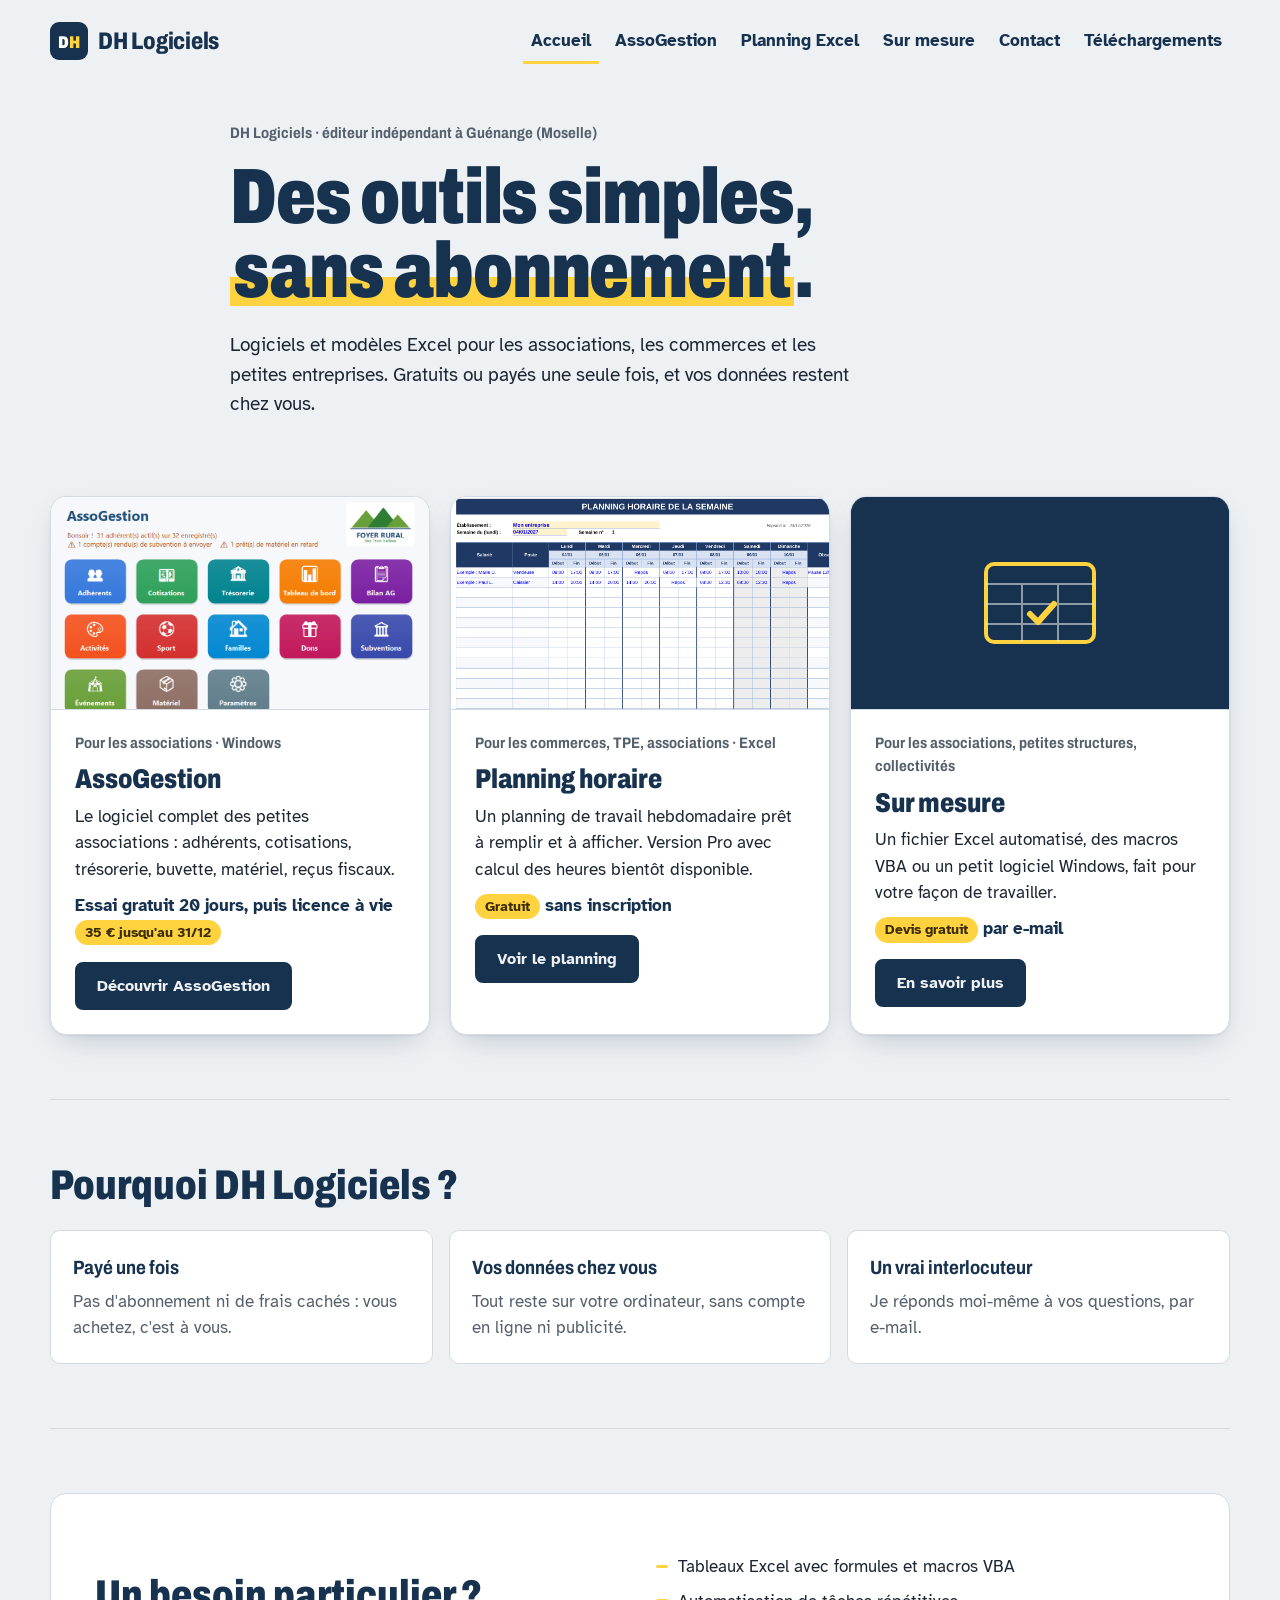
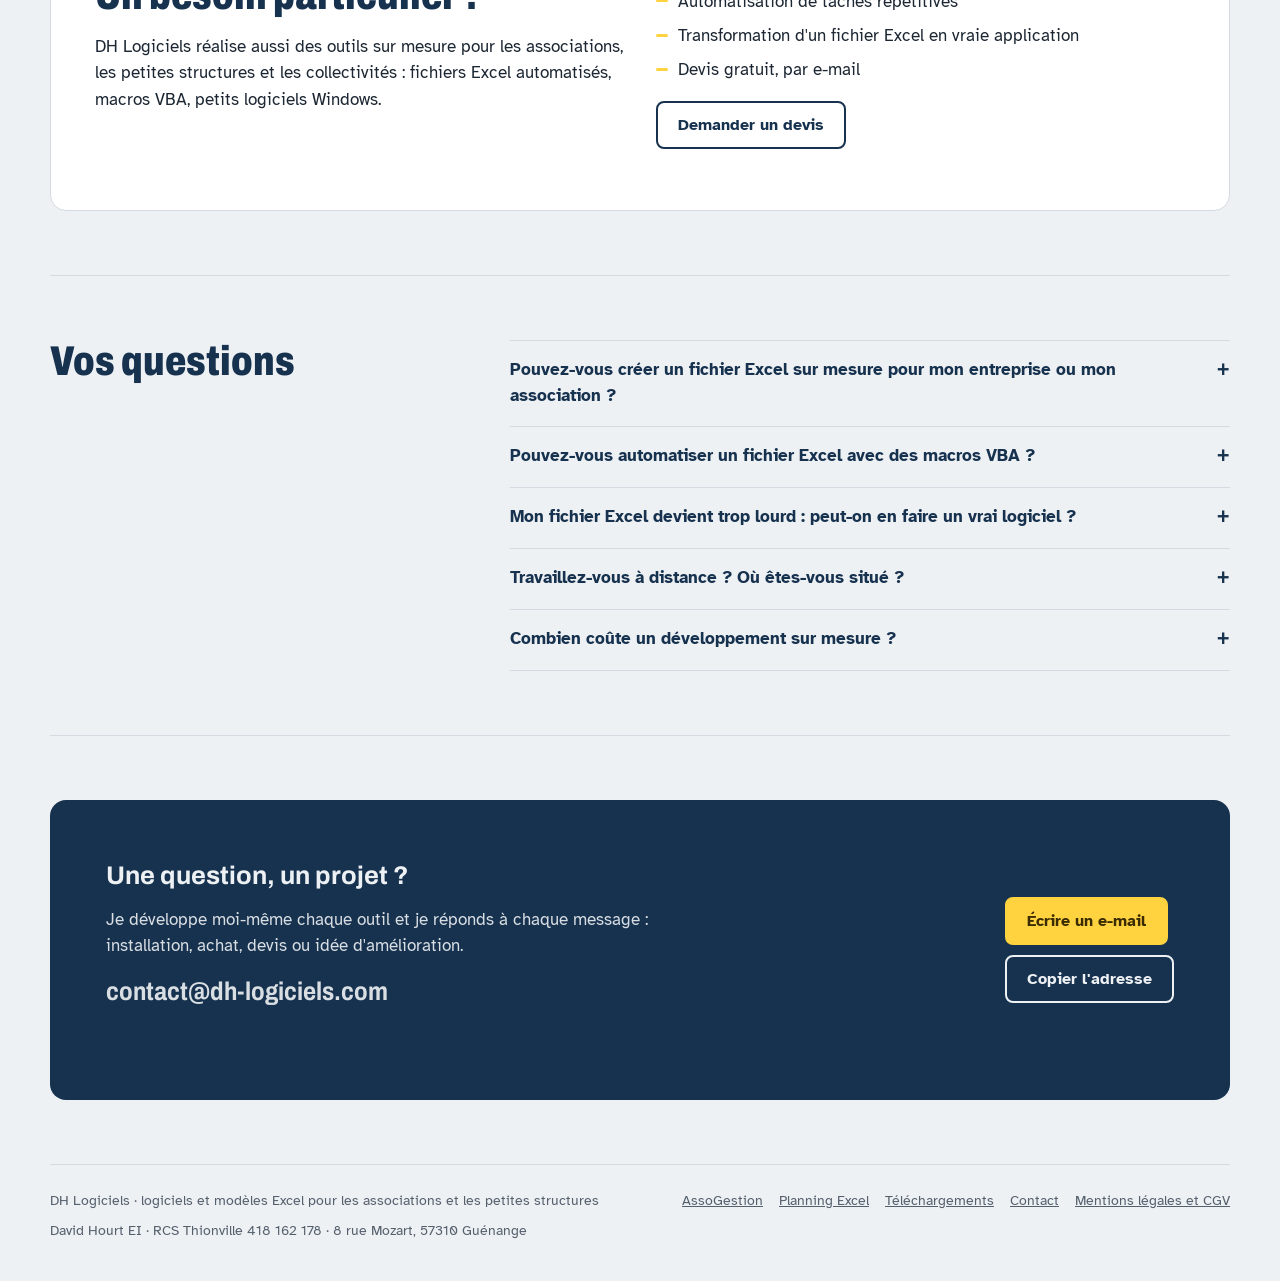
<file: index.html>
<!DOCTYPE html>
<html lang="fr">
<head>
<meta charset="utf-8">
<meta name="viewport" content="width=device-width, initial-scale=1">
<title>DH Logiciels – logiciels et modèles Excel pour associations et petites entreprises</title>
<meta name="description" content="DH Logiciels, petit éditeur en Moselle : AssoGestion, le logiciel des associations payé une fois ; un planning horaire Excel gratuit ; des fichiers Excel et logiciels sur mesure.">
<link rel="canonical" href="https://dh-logiciels.com/">
<meta name="msvalidate.01" content="29899C93CCDA15E04D932643A94BF3EC">
<meta property="og:type" content="website">
<meta property="og:title" content="DH Logiciels – logiciels et modèles Excel pour associations et petites entreprises">
<meta property="og:description" content="DH Logiciels, petit éditeur en Moselle : AssoGestion, le logiciel des associations payé une fois ; un planning horaire Excel gratuit ; des fichiers Excel et logiciels sur mesure.">
<meta property="og:url" content="https://dh-logiciels.com/">
<meta property="og:image" content="https://dh-logiciels.com/img/og-accueil.png">
<meta property="og:image:width" content="1200">
<meta property="og:image:height" content="630">
<meta property="og:locale" content="fr_FR">
<meta property="og:site_name" content="DH Logiciels">
<meta name="twitter:card" content="summary_large_image">
<link rel="icon" href="/favicon.svg" type="image/svg+xml">
<link rel="icon" href="/img/icone-32.png" sizes="32x32" type="image/png">
<link rel="apple-touch-icon" href="/img/icone-180.png">
<meta name="theme-color" content="#17324f">
<script type="application/ld+json">
{
 "@context": "https://schema.org",
 "@graph": [
  {
   "@type": "Organization",
   "@id": "https://dh-logiciels.com/#organisation",
   "name": "DH Logiciels",
   "url": "https://dh-logiciels.com/",
   "logo": "https://dh-logiciels.com/img/icone-512.png",
   "email": "contact@dh-logiciels.com",
   "founder": {
    "@type": "Person",
    "name": "David Hourt"
   },
   "address": {
    "@type": "PostalAddress",
    "streetAddress": "8 rue Mozart",
    "postalCode": "57310",
    "addressLocality": "Guénange",
    "addressCountry": "FR"
   }
  },
  {
   "@type": "WebSite",
   "@id": "https://dh-logiciels.com/#site",
   "url": "https://dh-logiciels.com/",
   "name": "DH Logiciels",
   "inLanguage": "fr-FR",
   "publisher": {
    "@id": "https://dh-logiciels.com/#organisation"
   }
  }
 ]
}
</script>
<link rel="preconnect" href="https://fonts.googleapis.com">
<link rel="preconnect" href="https://fonts.gstatic.com" crossorigin>
<link href="https://fonts.googleapis.com/css2?family=Archivo:wdth,wght@75..100,500..900&family=Atkinson+Hyperlegible:ital,wght@0,400;0,700;1,400&display=swap" rel="stylesheet">
<link rel="stylesheet" href="/style.css">
<!-- Mesure d'audience Metricool (visites et provenance) -->
<script>
(function () {
  var s = document.createElement("script");
  s.src = "https://tracker.metricool.com/resources/be.js";
  s.async = true;
  s.onload = function () { if (window.beTracker) beTracker.t({ hash: "bbc43b5a9df070d1d9c0f58cc2f960aa" }); };
  document.head.appendChild(s);
})();
</script>
</head>
<body>
<header class="cadre entete">
  <a class="marque" href="/" aria-label="DH Logiciels, accueil">
    <svg width="38" height="38" viewBox="0 0 38 38" aria-hidden="true"><rect width="38" height="38" rx="9" fill="#17324f"/><text x="19" y="25.5" text-anchor="middle" font-family="Archivo, Arial Narrow, sans-serif" font-weight="900" font-size="17" fill="#fff">D<tspan fill="#ffd23f">H</tspan></text></svg>
    DH Logiciels
  </a>
  <nav aria-label="Menu">
    <a class="lien" href="/" aria-current="page">Accueil</a>
    <a class="lien" href="/assogestion/">AssoGestion</a>
    <a class="lien" href="/planning-horaire-gratuit/">Planning Excel</a>
    <a class="lien" href="/#sur-mesure">Sur mesure</a>
    <a class="lien" href="/#contact">Contact</a>
    <a class="lien" href="/telechargements/">Téléchargements</a>
  </nav>
</header>

<main id="haut">
  <section class="cadre accueil-ouverture">
    <p class="surtitre">DH Logiciels · éditeur indépendant à Guénange (Moselle)</p>
    <h1>Des outils simples, <mark>sans abonnement</mark>.</h1>
    <p class="chapeau">Logiciels et modèles Excel pour les associations, les commerces et les petites entreprises. Gratuits ou payés une seule fois, et vos données restent chez vous.</p>
  </section>

  <section class="cadre offres" aria-label="Ce que je propose">
    <article class="offre-carte">
      <div class="visuel"><img src="/img/accueil.png" width="982" height="585" alt="Écran d'accueil d'AssoGestion avec ses modules."></div>
      <div class="contenu">
        <span class="pour">Pour les associations · Windows</span>
        <h2>AssoGestion</h2>
        <p>Le logiciel complet des petites associations : adhérents, cotisations, trésorerie, buvette, matériel, reçus fiscaux.</p>
        <p class="prix-ligne">Essai gratuit 20 jours, puis licence à vie <span class="pastille" id="prix-asso">35 € jusqu'au 31/12</span></p>
        <div class="bas">
          <a class="bouton plein" href="/assogestion/">Découvrir AssoGestion</a>
        </div>
      </div>
    </article>
    <article class="offre-carte">
      <div class="visuel"><img src="/img/planning-gratuit.png" width="1561" height="800" alt="Aperçu du planning horaire hebdomadaire Excel."></div>
      <div class="contenu">
        <span class="pour">Pour les commerces, TPE, associations · Excel</span>
        <h2>Planning horaire</h2>
        <p>Un planning de travail hebdomadaire prêt à remplir et à afficher. Version Pro avec calcul des heures bientôt disponible.</p>
        <p class="prix-ligne"><span class="pastille">Gratuit</span> sans inscription</p>
        <div class="bas">
          <a class="bouton plein" href="/planning-horaire-gratuit/">Voir le planning</a>
        </div>
      </div>
    </article>
    <article class="offre-carte">
      <div class="visuel icone"><svg width="120" height="90" viewBox="0 0 120 90" aria-hidden="true"><rect x="6" y="6" width="108" height="78" rx="8" fill="none" stroke="#ffd23f" stroke-width="4"/><path d="M6 26h108M42 26v58M78 26v58M6 46h108M6 66h108" stroke="#eef1f4" stroke-width="2" opacity=".55"/><path d="M50 56l8 8 16-18" fill="none" stroke="#ffd23f" stroke-width="6" stroke-linecap="round" stroke-linejoin="round"/></svg></div>
      <div class="contenu">
        <span class="pour">Pour les associations, petites structures, collectivités</span>
        <h2>Sur mesure</h2>
        <p>Un fichier Excel automatisé, des macros VBA ou un petit logiciel Windows, fait pour votre façon de travailler.</p>
        <p class="prix-ligne"><span class="pastille">Devis gratuit</span> par e-mail</p>
        <div class="bas">
          <a class="bouton plein" href="#sur-mesure">En savoir plus</a>
        </div>
      </div>
    </article>
  </section>

  <section class="cadre bloc" aria-labelledby="titre-pourquoi">
    <h2 class="section-titre" id="titre-pourquoi">Pourquoi DH Logiciels ?</h2>
    <div class="atouts">
      <div class="atout"><b>Payé une fois</b><span>Pas d'abonnement ni de frais cachés : vous achetez, c'est à vous.</span></div>
      <div class="atout"><b>Vos données chez vous</b><span>Tout reste sur votre ordinateur, sans compte en ligne ni publicité.</span></div>
      <div class="atout"><b>Un vrai interlocuteur</b><span>Je réponds moi-même à vos questions, par e-mail.</span></div>
    </div>
  </section>

<section class="cadre bloc" id="sur-mesure" aria-labelledby="titre-mesure">
    <div class="mesure">
      <div>
        <h2 class="section-titre" id="titre-mesure">Un besoin particulier ?</h2>
        <p>DH Logiciels réalise aussi des outils sur mesure pour les associations, les petites structures et les collectivités : fichiers Excel automatisés, macros VBA, petits logiciels Windows.</p>
      </div>
      <div>
        <ul class="puces">
          <li>Tableaux Excel avec formules et macros VBA</li>
          <li>Automatisation de tâches répétitives</li>
          <li>Transformation d'un fichier Excel en vraie application</li>
          <li>Devis gratuit, par e-mail</li>
        </ul>
        <p><a class="bouton" href="mailto:contact@dh-logiciels.com?subject=Demande%20de%20devis">Demander un devis</a></p>
      </div>
    </div>
  </section>

  <section class="cadre bloc deux" aria-labelledby="titre-questions">
    <h2 class="section-titre" id="titre-questions">Vos questions</h2>
    <div>
      <details>
        <summary>Pouvez-vous créer un fichier Excel sur mesure pour mon entreprise ou mon association ?</summary>
        <p>Oui. Décrivez-moi votre besoin par e-mail (ce que vous faites aujourd'hui, ce qui vous prend du temps) : je vous propose une solution et un devis gratuit. Je crée des tableaux Excel avec formules, listes déroulantes, mises en forme automatiques, tableaux de bord et impressions prêtes à l'emploi.</p>
      </details>
      <details>
        <summary>Pouvez-vous automatiser un fichier Excel avec des macros VBA ?</summary>
        <p>Oui : boutons qui remplissent ou trient les données, import et export de fichiers, création automatique de documents ou de factures, envoi d'e-mails… Une tâche répétitive de plusieurs heures peut souvent se faire en un clic.</p>
      </details>
      <details>
        <summary>Mon fichier Excel devient trop lourd : peut-on en faire un vrai logiciel ?</summary>
        <p>Oui. Quand un fichier Excel est partagé entre plusieurs personnes, devient lent ou fragile, je peux le transformer en petit logiciel Windows simple à utiliser, avec vos données conservées sur votre ordinateur. C'est ainsi qu'est né AssoGestion.</p>
      </details>
      <details>
        <summary>Travaillez-vous à distance ? Où êtes-vous situé ?</summary>
        <p>DH Logiciels est installé à Guénange, en Moselle, près de Thionville et de Metz. Je travaille à distance partout en France, par e-mail et par téléphone.</p>
      </details>
      <details>
        <summary>Combien coûte un développement sur mesure ?</summary>
        <p>Cela dépend du besoin : un simple modèle Excel coûte beaucoup moins cher qu'un logiciel complet. Le devis est gratuit et sans engagement, et le prix est fixé avant de commencer. Micro-entreprise : TVA non applicable, art. 293 B du CGI.</p>
      </details>
    </div>
  </section>

  <section class="cadre bloc contact" id="contact" aria-labelledby="titre-contact">
    <div class="boite">
      <div>
        <h2 id="titre-contact">Une question, un projet ?</h2>
        <p>Je développe moi-même chaque outil et je réponds à chaque message : installation, achat, devis ou idée d'amélioration.</p>
        <p class="adresse" id="adresse">contact@dh-logiciels.com</p>
        <p class="copie" id="message-copie" role="status"></p>
      </div>
      <div class="liens">
        <a class="bouton jaune" href="mailto:contact@dh-logiciels.com">Écrire un e-mail</a>
        <button class="bouton" type="button" id="copier">Copier l'adresse</button>
      </div>
    </div>
  </section>

</main>

<footer class="cadre">
  <span>DH Logiciels · logiciels et modèles Excel pour les associations et les petites structures</span>
  <nav aria-label="Pied de page"><a href="/assogestion/">AssoGestion</a><a href="/planning-horaire-gratuit/">Planning Excel</a><a href="/telechargements/">Téléchargements</a><a href="/#contact">Contact</a><a href="/mentions-legales/">Mentions légales et CGV</a></nav>
  <span>David Hourt EI · RCS Thionville 418 162 178 · 8 rue Mozart, 57310 Guénange</span>
</footer>

<script>
{
  // Anciens liens (ex. bouton « Acheter » du logiciel) : dh-logiciels.com/#acheter -> page AssoGestion
  const h = location.hash;
  if (["#acheter", "#fonctions", "#commande"].includes(h)) location.replace("/assogestion/" + h);
  else if (h === "#legal") location.replace("/mentions-legales/");

  if (new Date() >= new Date("2027-01-01T00:00:00+01:00")) {
    const p = document.getElementById("prix-asso"); if (p) p.textContent = "49 €";
  }
  document.getElementById("copier").addEventListener("click", async () => {
    const zone = document.getElementById("message-copie");
    try { await navigator.clipboard.writeText("contact@dh-logiciels.com"); zone.textContent = "Adresse copiée."; }
    catch (e) { zone.textContent = "Copie impossible ici : sélectionnez l'adresse ci-dessus."; }
  });
}
</script>
</body>
</html>
</file>
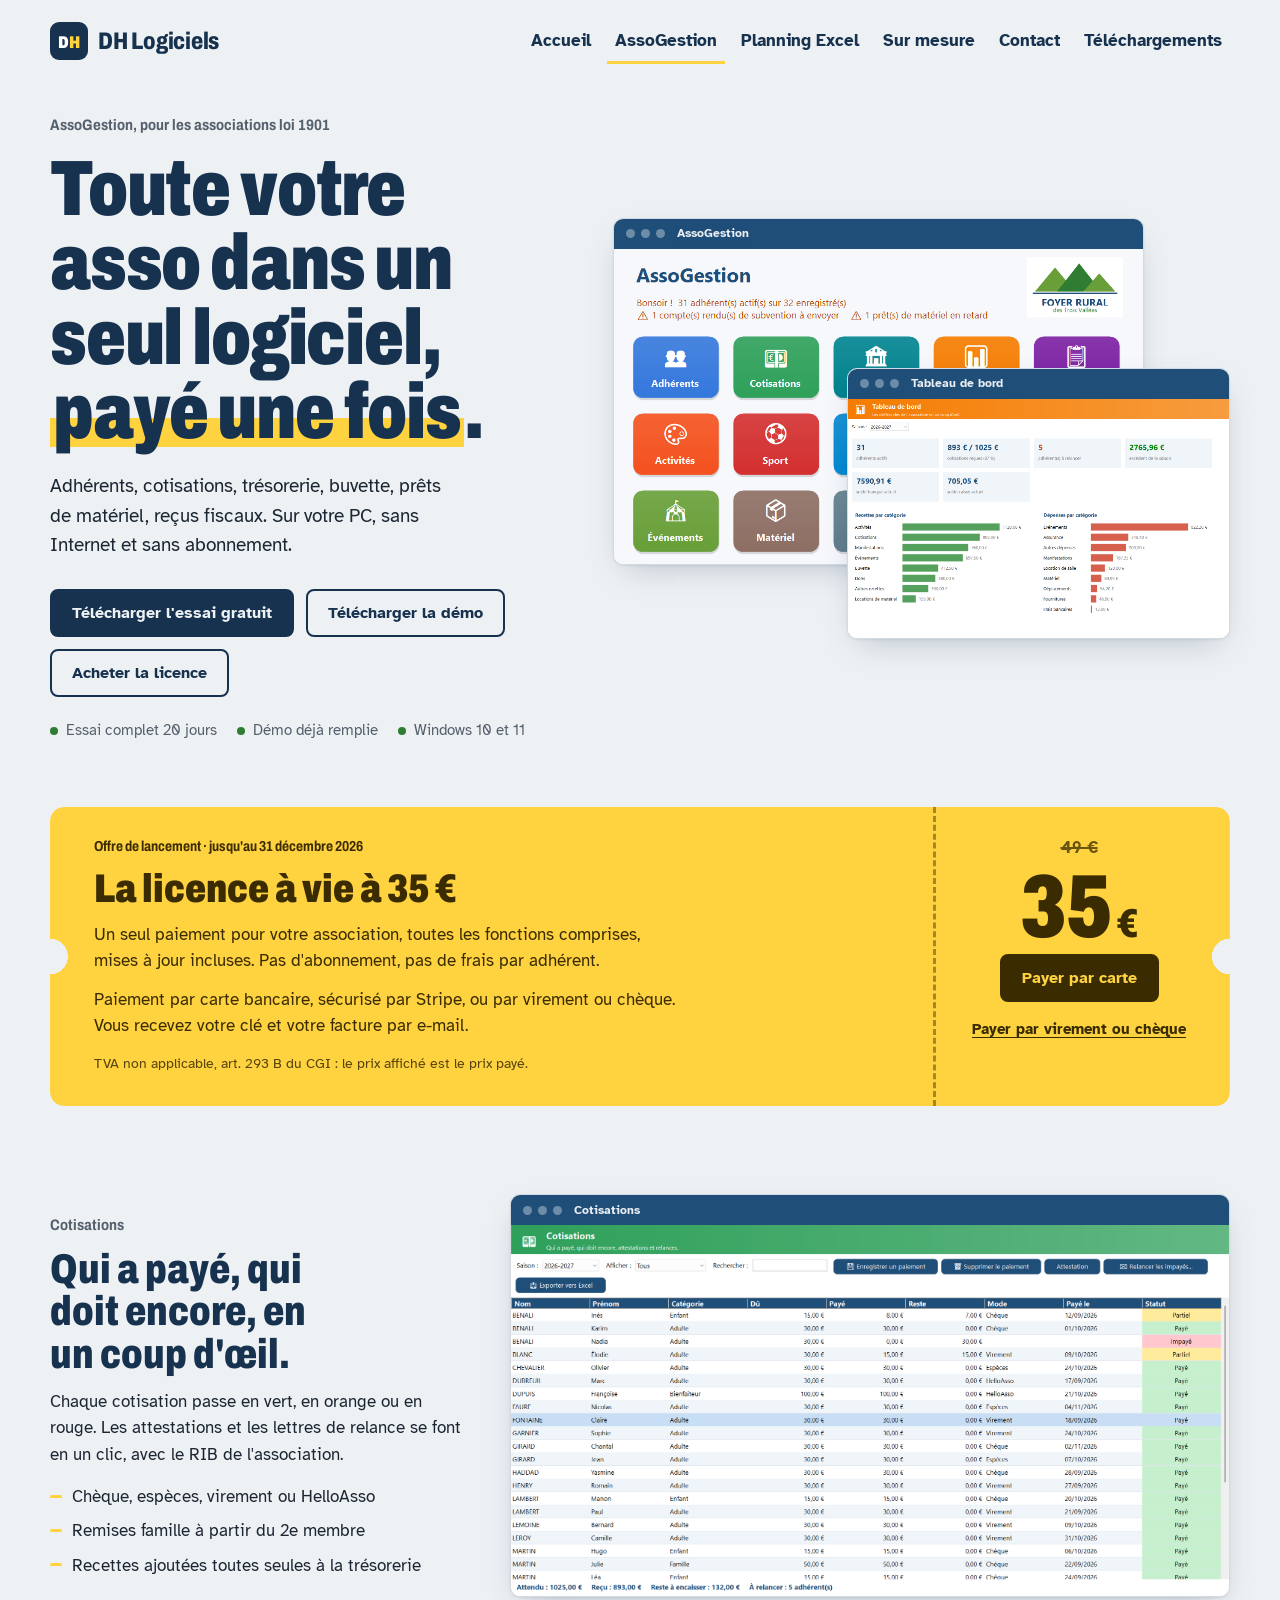
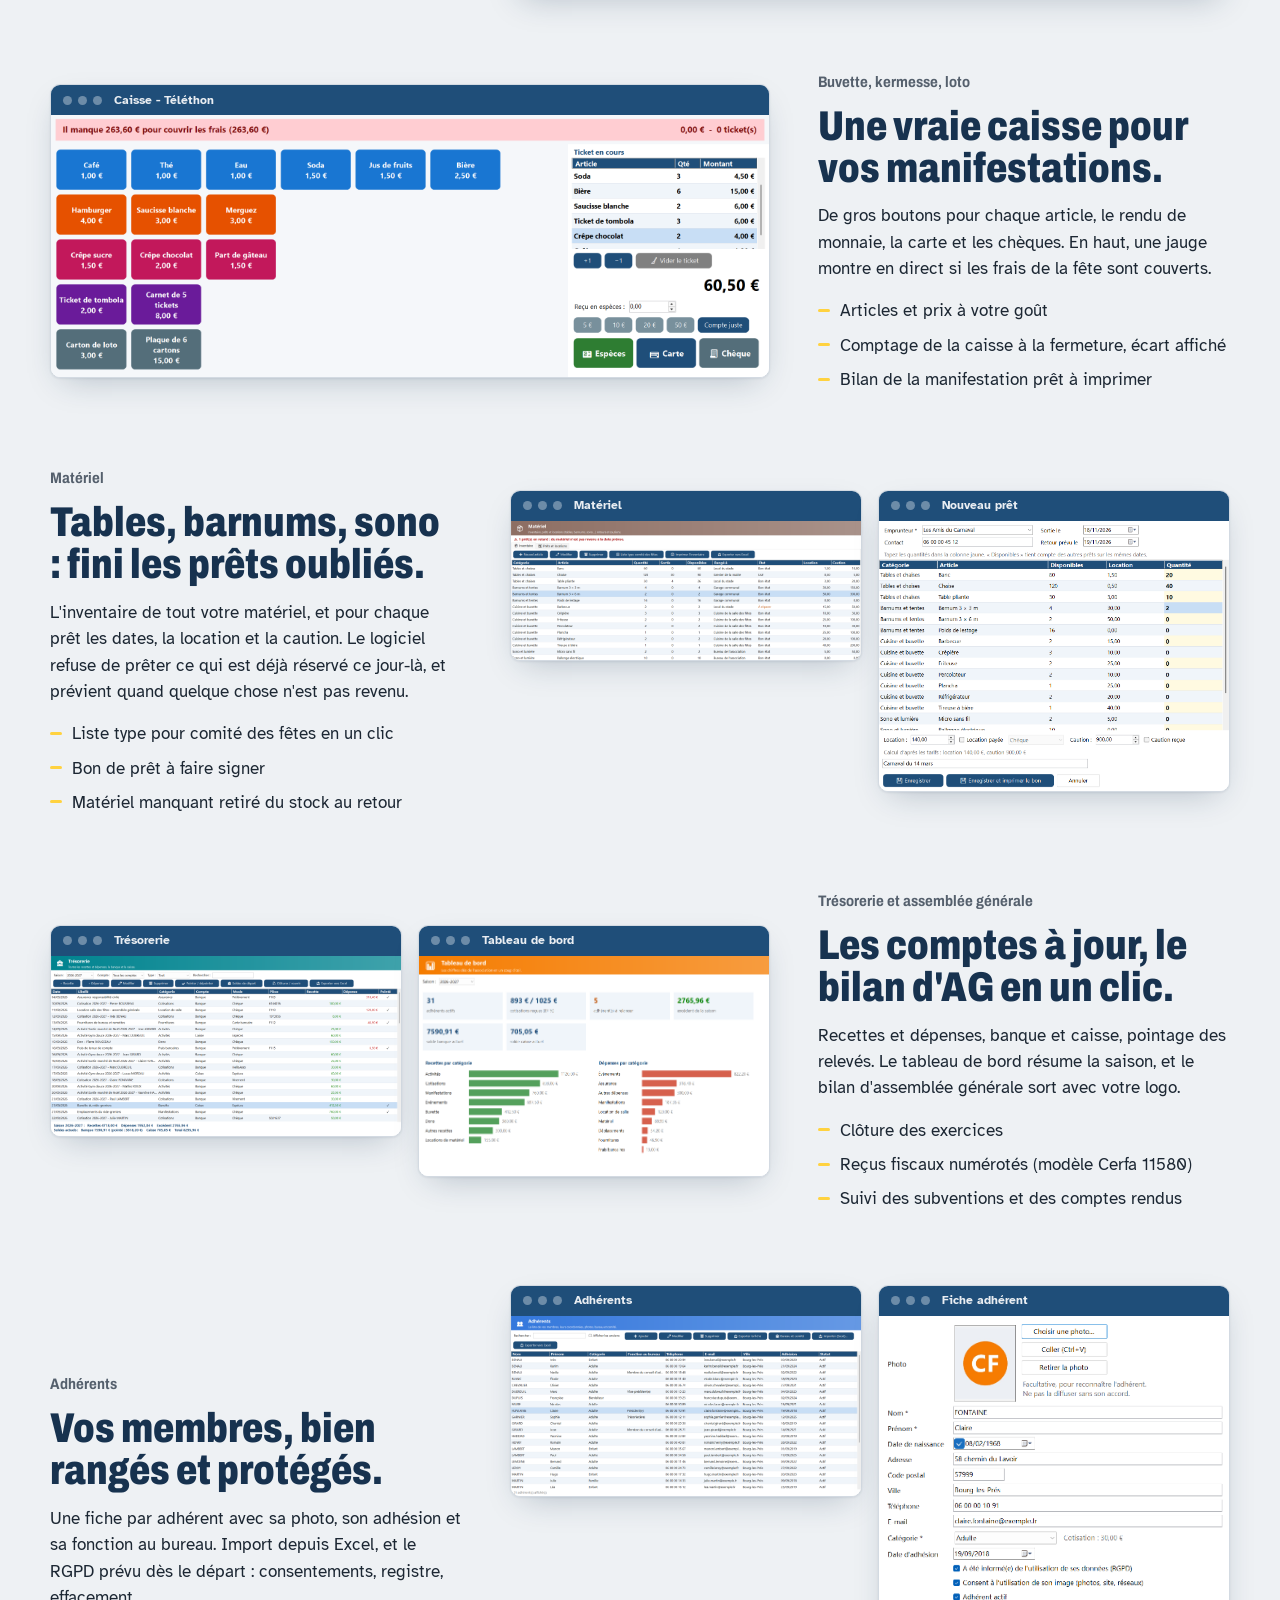
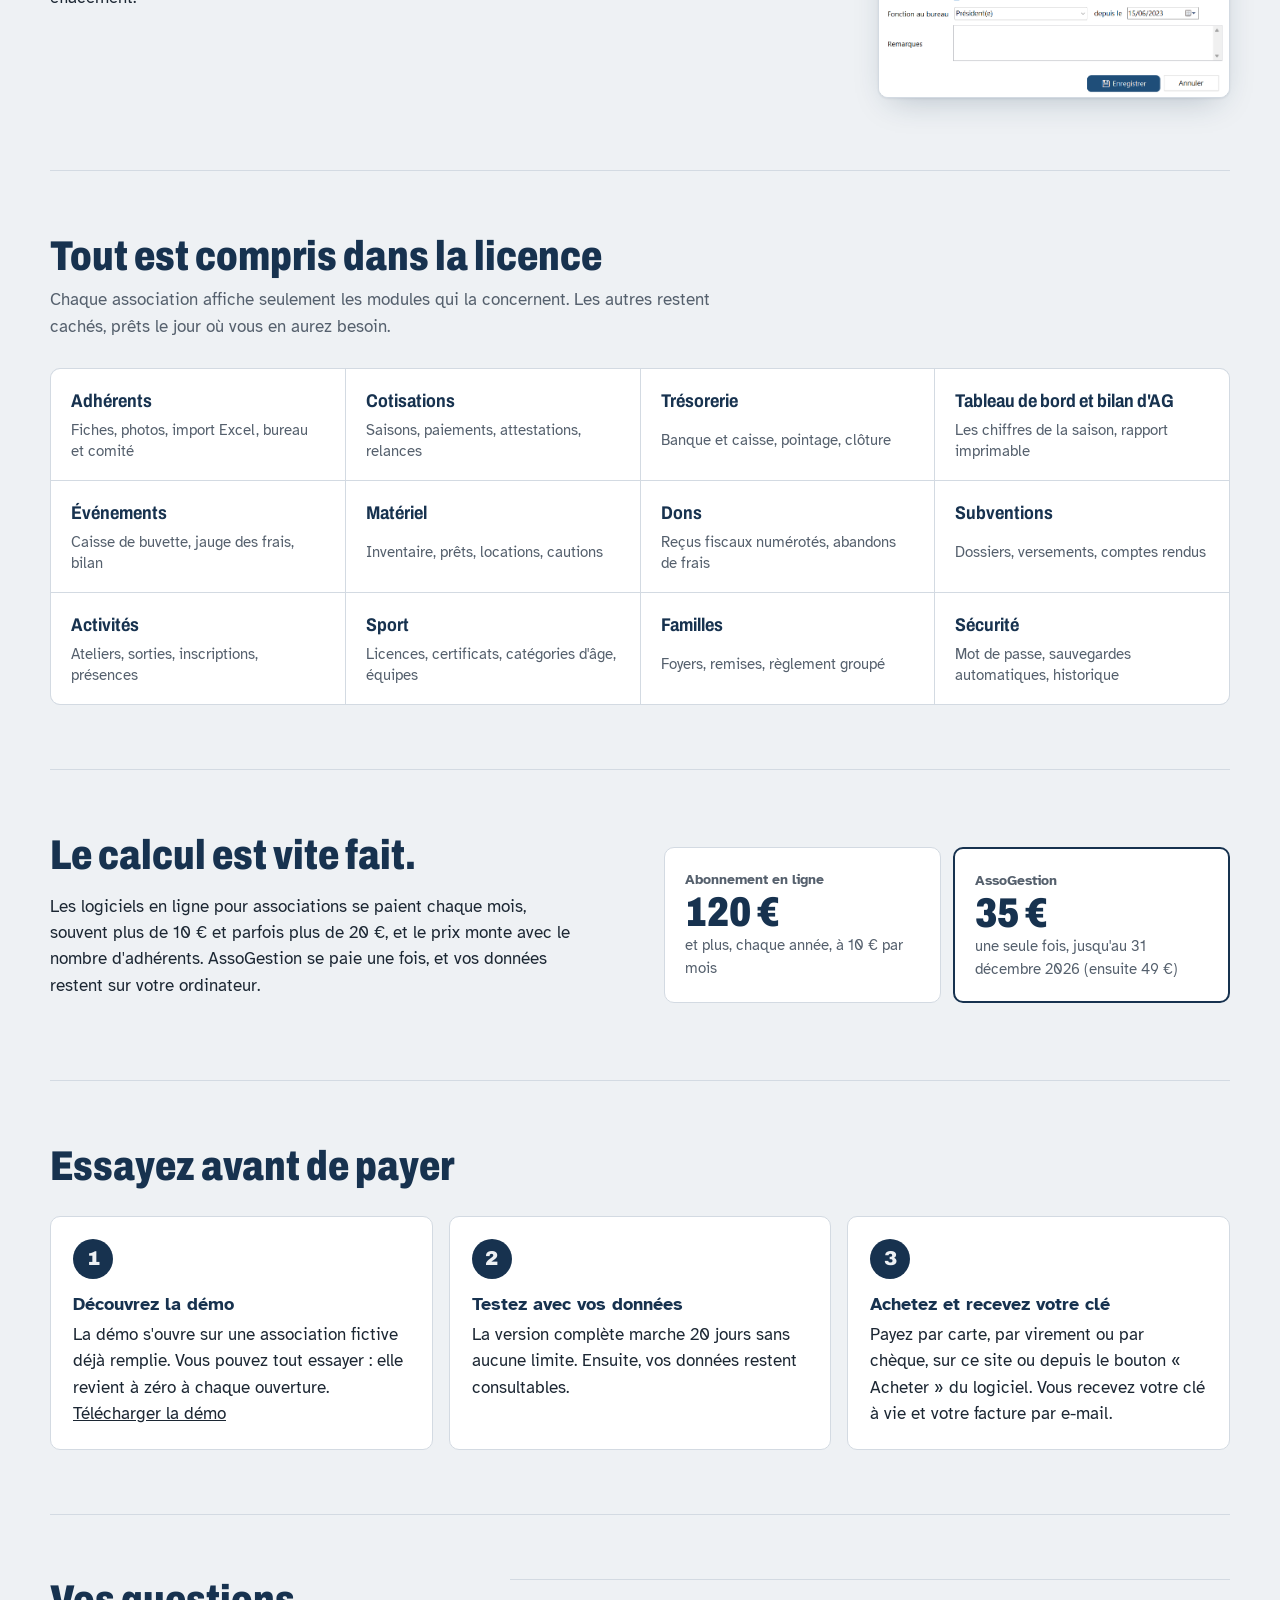
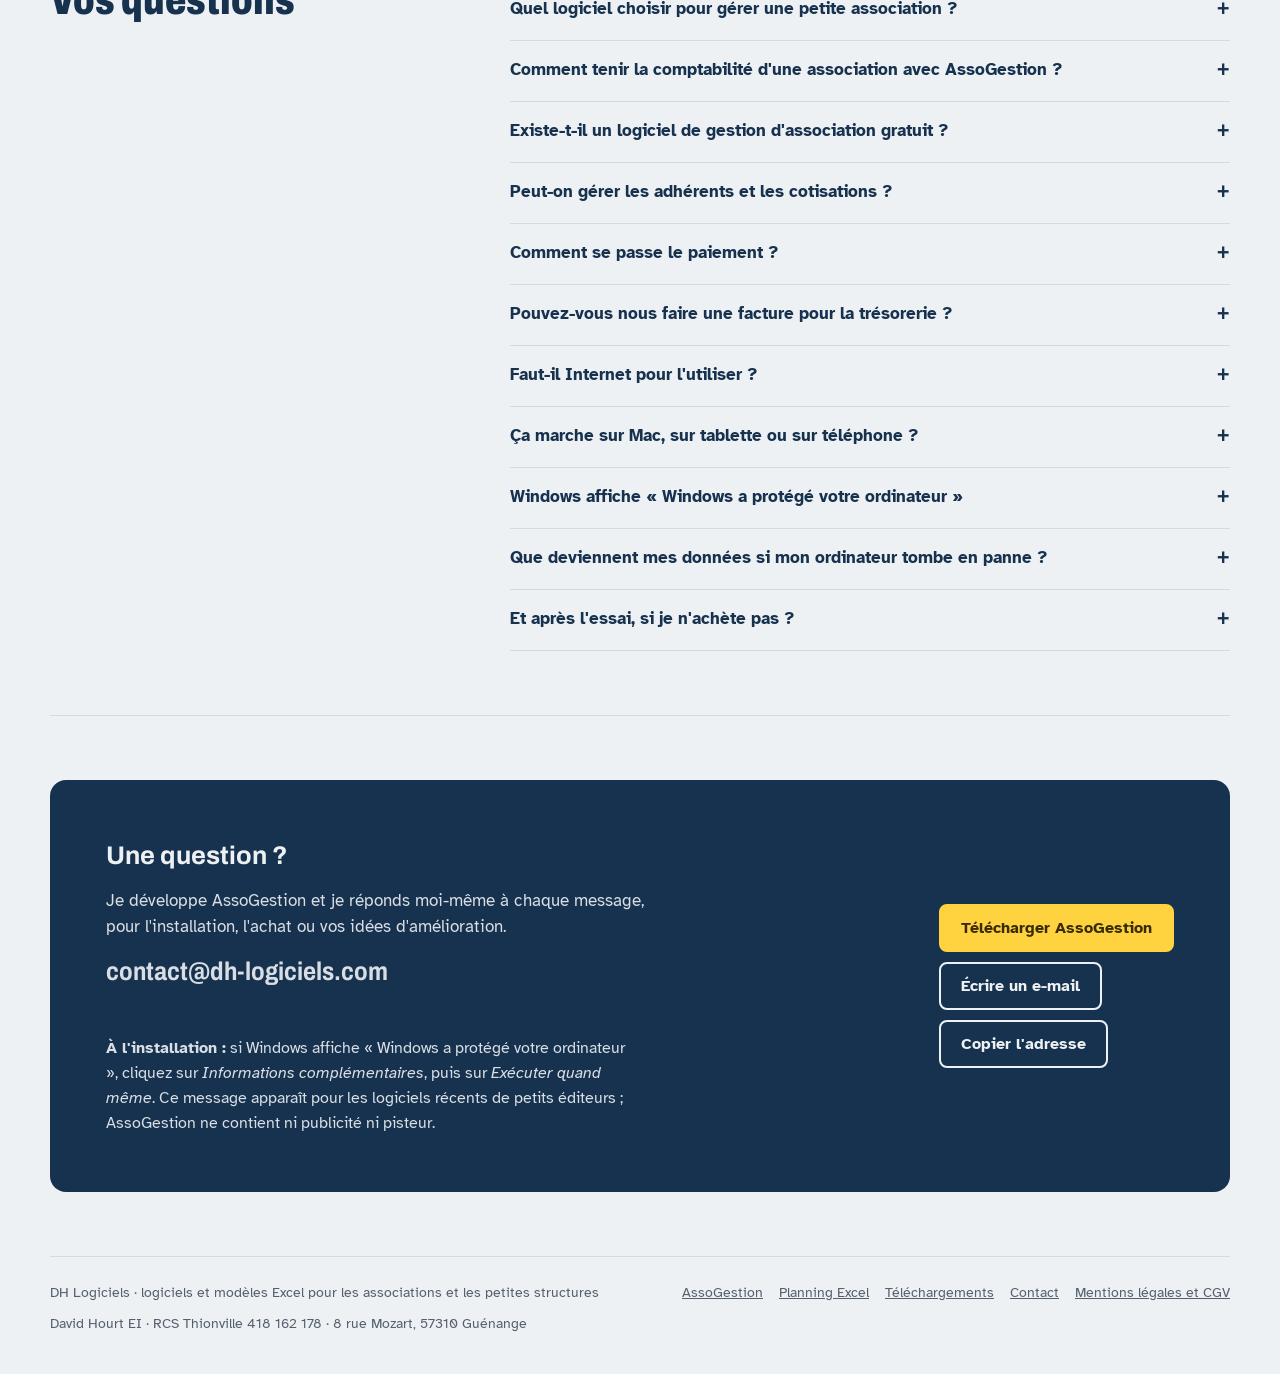
<file: assogestion/index.html>
<!DOCTYPE html>
<html lang="fr">
<head>
<meta charset="utf-8">
<meta name="viewport" content="width=device-width, initial-scale=1">
<title>Logiciel de gestion d'association et comptabilité, sans abonnement – AssoGestion</title>
<meta name="description" content="AssoGestion, le logiciel de gestion d'association loi 1901 payé une fois : adhérents, cotisations, comptabilité et trésorerie, buvette, prêts de matériel, reçus fiscaux. Sur PC Windows, sans abonnement. Essai gratuit 20 jours.">
<link rel="canonical" href="https://dh-logiciels.com/assogestion/">
<meta property="og:type" content="website">
<meta property="og:title" content="Logiciel de gestion d'association et comptabilité, sans abonnement – AssoGestion">
<meta property="og:description" content="AssoGestion, le logiciel de gestion d'association loi 1901 payé une fois : adhérents, cotisations, comptabilité et trésorerie, buvette, prêts de matériel, reçus fiscaux. Sur PC Windows, sans abonnement. Essai gratuit 20 jours.">
<meta property="og:url" content="https://dh-logiciels.com/assogestion/">
<meta property="og:image" content="https://dh-logiciels.com/img/og-asso.png">
<meta property="og:image:width" content="1200">
<meta property="og:image:height" content="630">
<meta property="og:locale" content="fr_FR">
<meta property="og:site_name" content="DH Logiciels">
<meta name="twitter:card" content="summary_large_image">
<link rel="icon" href="/favicon.svg" type="image/svg+xml">
<link rel="icon" href="/img/icone-32.png" sizes="32x32" type="image/png">
<link rel="apple-touch-icon" href="/img/icone-180.png">
<meta name="theme-color" content="#17324f">
<script type="application/ld+json">
{
 "@context": "https://schema.org",
 "@graph": [
  {
   "@type": "BreadcrumbList",
   "itemListElement": [
    {
     "@type": "ListItem",
     "position": 1,
     "name": "Accueil",
     "item": "https://dh-logiciels.com/"
    },
    {
     "@type": "ListItem",
     "position": 2,
     "name": "AssoGestion",
     "item": "https://dh-logiciels.com/assogestion/"
    }
   ]
  },
  {
   "@type": "SoftwareApplication",
   "name": "AssoGestion",
   "url": "https://dh-logiciels.com/assogestion/",
   "operatingSystem": "Windows 10, Windows 11",
   "applicationCategory": "BusinessApplication",
   "inLanguage": "fr-FR",
   "softwareVersion": "1.1",
   "description": "Logiciel de gestion pour les associations : adhérents, cotisations, trésorerie, buvette, prêts de matériel, reçus fiscaux. Licence à vie, sans abonnement.",
   "image": "https://dh-logiciels.com/img/accueil.png",
   "screenshot": "https://dh-logiciels.com/img/tableau.png",
   "downloadUrl": "https://github.com/David57310/AssoGestion/releases/download/v1.1/Installer-AssoGestion-V1.1.exe",
   "offers": {
    "@type": "Offer",
    "price": "35.00",
    "priceCurrency": "EUR",
    "priceValidUntil": "2026-12-31",
    "availability": "https://schema.org/InStock",
    "url": "https://dh-logiciels.com/assogestion/#acheter"
   },
   "publisher": {
    "@id": "https://dh-logiciels.com/#organisation"
   }
  }
 ]
}
</script>
<link rel="preconnect" href="https://fonts.googleapis.com">
<link rel="preconnect" href="https://fonts.gstatic.com" crossorigin>
<link href="https://fonts.googleapis.com/css2?family=Archivo:wdth,wght@75..100,500..900&family=Atkinson+Hyperlegible:ital,wght@0,400;0,700;1,400&display=swap" rel="stylesheet">
<link rel="stylesheet" href="/style.css">
<!-- Mesure d'audience Metricool (visites et provenance) -->
<script>
(function () {
  var s = document.createElement("script");
  s.src = "https://tracker.metricool.com/resources/be.js";
  s.async = true;
  s.onload = function () { if (window.beTracker) beTracker.t({ hash: "bbc43b5a9df070d1d9c0f58cc2f960aa" }); };
  document.head.appendChild(s);
})();
</script>
</head>
<body>
<header class="cadre entete">
  <a class="marque" href="/" aria-label="DH Logiciels, accueil">
    <svg width="38" height="38" viewBox="0 0 38 38" aria-hidden="true"><rect width="38" height="38" rx="9" fill="#17324f"/><text x="19" y="25.5" text-anchor="middle" font-family="Archivo, Arial Narrow, sans-serif" font-weight="900" font-size="17" fill="#fff">D<tspan fill="#ffd23f">H</tspan></text></svg>
    DH Logiciels
  </a>
  <nav aria-label="Menu">
    <a class="lien" href="/">Accueil</a>
    <a class="lien" href="/assogestion/" aria-current="page">AssoGestion</a>
    <a class="lien" href="/planning-horaire-gratuit/">Planning Excel</a>
    <a class="lien" href="/#sur-mesure">Sur mesure</a>
    <a class="lien" href="/#contact">Contact</a>
    <a class="lien" href="/telechargements/">Téléchargements</a>
  </nav>
</header>

<main id="haut">
  <section class="cadre ouverture">
    <div>
      <p class="surtitre">AssoGestion, pour les associations loi 1901</p>
      <h1>Toute votre asso dans un seul logiciel, <mark>payé une fois</mark>.</h1>
      <p class="chapeau">Adhérents, cotisations, trésorerie, buvette, prêts de matériel, reçus fiscaux. Sur votre PC, sans Internet et sans abonnement.</p>
      <div class="actions">
        <a class="bouton plein" href="https://github.com/David57310/AssoGestion/releases/download/v1.1/Installer-AssoGestion-V1.1.exe">Télécharger l'essai gratuit</a>
        <a class="bouton" href="https://github.com/David57310/AssoGestion/releases/download/v1.1/Installer-AssoGestion-Demo.exe">Télécharger la démo</a>
        <a class="bouton" href="#acheter">Acheter la licence</a>
      </div>
      <p class="sur-mobile">Vous êtes sur téléphone ? AssoGestion s'installe sur un ordinateur Windows. <a href="mailto:?subject=AssoGestion%20-%20logiciel%20pour%20l'association&amp;body=Lien%20de%20t%C3%A9l%C3%A9chargement%20%C3%A0%20ouvrir%20sur%20le%20PC%20%3A%20https%3A%2F%2Fgithub.com%2FDavid57310%2FAssoGestion%2Freleases%2Fdownload%2Fv1.1%2FInstaller-AssoGestion-V1.1.exe">Envoyez-vous le lien par e-mail</a> pour le télécharger plus tard sur votre PC.</p>
      <ul class="garanties">
        <li>Essai complet 20 jours</li>
        <li>Démo déjà remplie</li>
        <li>Windows 10 et 11</li>
      </ul>
    </div>
    <div class="vitrine">
      <figure class="fenetre principale">
        <div class="barre"><i></i><i></i><i></i><span>AssoGestion</span></div>
        <img src="/img/accueil.png" width="982" height="585" alt="Écran d'accueil d'AssoGestion : tuiles Adhérents, Cotisations, Trésorerie, Tableau de bord, Bilan AG, Activités, Sport, Familles, Dons, Subventions, Événements, Matériel et Paramètres.">
      </figure>
      <figure class="fenetre secondaire">
        <div class="barre"><i></i><i></i><i></i><span>Tableau de bord</span></div>
        <img src="/img/tableau.png" width="1482" height="931" alt="Tableau de bord : 31 adhérents actifs, cotisations reçues, soldes banque et caisse, recettes et dépenses par catégorie.">
      </figure>
    </div>
  </section>

  <section class="cadre offre" id="acheter" aria-label="Acheter la licence">
    <div class="ticket">
      <div class="corps">
        <span class="numero" id="offre-titre">Offre de lancement · jusqu'au 31 décembre 2026</span>
        <h2 id="offre-h2">La licence à vie à 35 €</h2>
        <p>Un seul paiement pour votre association, toutes les fonctions comprises, mises à jour incluses. Pas d'abonnement, pas de frais par adhérent.</p>
        <p>Paiement par carte bancaire, sécurisé par Stripe, ou par virement ou chèque. Vous recevez votre clé et votre facture par e-mail.</p>
        <p class="mention">TVA non applicable, art. 293 B du CGI : le prix affiché est le prix payé.</p>
      </div>
      <div class="talon">
        <span class="barre-prix" id="prix-barre">49 €</span>
        <span class="prix" id="prix-actuel">35<small> €</small></span>
        <button class="bouton fonce" type="button" id="bouton-achat">Payer par carte</button>
        <button class="choix-autre" type="button" id="bouton-virement" aria-controls="commande" aria-expanded="false">Payer par virement ou chèque</button>
        <p class="etat-achat" id="etat-achat" role="status"></p>
      </div>
    </div>

    <div class="commande" id="commande" hidden>
      <h3>Commander par virement ou chèque</h3>
      <p class="aide">Remplissez ces informations : elles servent à fabriquer votre clé et à établir la facture. Un e-mail prêt à envoyer s'ouvre ensuite ; vous recevez en réponse les modalités de paiement (RIB ou adresse d'envoi du chèque), puis votre clé et votre facture dès réception du règlement.</p>
      <form class="formulaire" id="form-commande" novalidate>
        <label class="large">Nom exact de l'association * <span>écrit comme dans vos statuts : ce sera le nom de la licence</span>
          <input id="c-nom" autocomplete="organization" required></label>
        <label class="large">Adresse complète *
          <textarea id="c-adresse" autocomplete="street-address" required></textarea></label>
        <label>Nom du contact *
          <input id="c-contact" autocomplete="name" required></label>
        <label>Fonction <span>facultatif</span>
          <input id="c-fonction" placeholder="ex. : président(e), trésorier(ère)"></label>
        <label>E-mail *
          <input id="c-email" type="email" autocomplete="email" required></label>
        <label>Téléphone <span>facultatif</span>
          <input id="c-tel" type="tel" autocomplete="tel"></label>
        <label>N° RNA ou SIRET <span>facultatif</span>
          <input id="c-rna" placeholder="W571234567 ou n° SIRET"></label>
        <label>Paiement souhaité *
          <select id="c-mode"><option>Virement bancaire</option><option>Chèque</option></select></label>
        <div class="large actions-commande">
          <button class="bouton plein" type="submit">Préparer l'e-mail</button>
          <button class="bouton" type="button" id="c-copier">Copier la demande</button>
        </div>
        <p class="large erreur-commande" id="c-message" role="status"></p>
        <pre class="large apercu" id="c-apercu" hidden></pre>
      </form>
    </div>
  </section>

  <section class="cadre fonctions" id="fonctions" aria-label="Ce que fait AssoGestion">
    <article class="fonction">
      <div class="texte">
        <span class="etiquette">Cotisations</span>
        <h2>Qui a payé, qui doit encore, en un coup d'œil.</h2>
        <p>Chaque cotisation passe en vert, en orange ou en rouge. Les attestations et les lettres de relance se font en un clic, avec le RIB de l'association.</p>
        <ul>
          <li>Chèque, espèces, virement ou HelloAsso</li>
          <li>Remises famille à partir du 2e membre</li>
          <li>Recettes ajoutées toutes seules à la trésorerie</li>
        </ul>
      </div>
      <figure class="fenetre">
        <div class="barre"><i></i><i></i><i></i><span>Cotisations</span></div>
        <img src="/img/cotisations.png" width="1920" height="991" loading="lazy" alt="Liste des cotisations de la saison avec les statuts Payé, Partiel et Impayé.">
      </figure>
    </article>

    <article class="fonction">
      <div class="texte">
        <span class="etiquette">Buvette, kermesse, loto</span>
        <h2>Une vraie caisse pour vos manifestations.</h2>
        <p>De gros boutons pour chaque article, le rendu de monnaie, la carte et les chèques. En haut, une jauge montre en direct si les frais de la fête sont couverts.</p>
        <ul>
          <li>Articles et prix à votre goût</li>
          <li>Comptage de la caisse à la fermeture, écart affiché</li>
          <li>Bilan de la manifestation prêt à imprimer</li>
        </ul>
      </div>
      <figure class="fenetre">
        <div class="barre"><i></i><i></i><i></i><span>Caisse - Téléthon</span></div>
        <img src="/img/caisse.png" width="1920" height="700" loading="lazy" alt="Caisse de la buvette : boissons, hamburger, saucisse blanche, merguez, crêpes, tombola, ticket en cours et boutons Espèces, Carte, Chèque.">
      </figure>
    </article>

    <article class="fonction">
      <div class="texte">
        <span class="etiquette">Matériel</span>
        <h2>Tables, barnums, sono : fini les prêts oubliés.</h2>
        <p>L'inventaire de tout votre matériel, et pour chaque prêt les dates, la location et la caution. Le logiciel refuse de prêter ce qui est déjà réservé ce jour-là, et prévient quand quelque chose n'est pas revenu.</p>
        <ul>
          <li>Liste type pour comité des fêtes en un clic</li>
          <li>Bon de prêt à faire signer</li>
          <li>Matériel manquant retiré du stock au retour</li>
        </ul>
      </div>
      <div class="duo">
        <figure class="fenetre">
          <div class="barre"><i></i><i></i><i></i><span>Matériel</span></div>
          <img src="/img/materiel.png" width="1920" height="760" loading="lazy" alt="Inventaire du matériel : bancs, chaises, tables, barnums, friteuse, plancha, avec quantités sorties et disponibles.">
        </figure>
        <figure class="fenetre">
          <div class="barre"><i></i><i></i><i></i><span>Nouveau prêt</span></div>
          <img src="/img/pret.png" width="1107" height="853" loading="lazy" alt="Formulaire de prêt : 20 bancs, 40 chaises, 10 tables et 2 barnums pour Les Amis du Carnaval, location et caution calculées.">
        </figure>
      </div>
    </article>

    <article class="fonction">
      <div class="texte">
        <span class="etiquette">Trésorerie et assemblée générale</span>
        <h2>Les comptes à jour, le bilan d'AG en un clic.</h2>
        <p>Recettes et dépenses, banque et caisse, pointage des relevés. Le tableau de bord résume la saison, et le bilan d'assemblée générale sort avec votre logo.</p>
        <ul>
          <li>Clôture des exercices</li>
          <li>Reçus fiscaux numérotés (modèle Cerfa 11580)</li>
          <li>Suivi des subventions et des comptes rendus</li>
        </ul>
      </div>
      <div class="duo">
        <figure class="fenetre">
          <div class="barre"><i></i><i></i><i></i><span>Trésorerie</span></div>
          <img src="/img/tresorerie.png" width="1920" height="991" loading="lazy" alt="Trésorerie de la saison avec recettes, dépenses, comptes et pointage.">
        </figure>
        <figure class="fenetre">
          <div class="barre"><i></i><i></i><i></i><span>Tableau de bord</span></div>
          <img src="/img/tableau.png" width="1482" height="931" loading="lazy" alt="Tableau de bord : adhérents actifs, cotisations reçues, soldes, recettes et dépenses par catégorie.">
        </figure>
      </div>
    </article>

    <article class="fonction">
      <div class="texte">
        <span class="etiquette">Adhérents</span>
        <h2>Vos membres, bien rangés et protégés.</h2>
        <p>Une fiche par adhérent avec sa photo, son adhésion et sa fonction au bureau. Import depuis Excel, et le RGPD prévu dès le départ : consentements, registre, effacement.</p>
      </div>
      <div class="duo">
        <figure class="fenetre">
          <div class="barre"><i></i><i></i><i></i><span>Adhérents</span></div>
          <img src="/img/adherents.png" width="1920" height="991" loading="lazy" alt="Liste des adhérents avec catégorie, fonction au bureau, téléphone, e-mail et ville.">
        </figure>
        <figure class="fenetre">
          <div class="barre"><i></i><i></i><i></i><span>Fiche adhérent</span></div>
          <img src="/img/fiche.png" width="857" height="933" loading="lazy" alt="Fiche d'une adhérente avec photo, coordonnées, catégorie, consentements et fonction de présidente.">
        </figure>
      </div>
    </article>
  </section>

  <section class="cadre bloc" aria-labelledby="titre-compris">
    <h2 class="section-titre" id="titre-compris">Tout est compris dans la licence</h2>
    <p class="intro">Chaque association affiche seulement les modules qui la concernent. Les autres restent cachés, prêts le jour où vous en aurez besoin.</p>
    <div class="modules">
      <div class="module"><b>Adhérents</b><span>Fiches, photos, import Excel, bureau et comité</span></div>
      <div class="module"><b>Cotisations</b><span>Saisons, paiements, attestations, relances</span></div>
      <div class="module"><b>Trésorerie</b><span>Banque et caisse, pointage, clôture</span></div>
      <div class="module"><b>Tableau de bord et bilan d'AG</b><span>Les chiffres de la saison, rapport imprimable</span></div>
      <div class="module"><b>Événements</b><span>Caisse de buvette, jauge des frais, bilan</span></div>
      <div class="module"><b>Matériel</b><span>Inventaire, prêts, locations, cautions</span></div>
      <div class="module"><b>Dons</b><span>Reçus fiscaux numérotés, abandons de frais</span></div>
      <div class="module"><b>Subventions</b><span>Dossiers, versements, comptes rendus</span></div>
      <div class="module"><b>Activités</b><span>Ateliers, sorties, inscriptions, présences</span></div>
      <div class="module"><b>Sport</b><span>Licences, certificats, catégories d'âge, équipes</span></div>
      <div class="module"><b>Familles</b><span>Foyers, remises, règlement groupé</span></div>
      <div class="module"><b>Sécurité</b><span>Mot de passe, sauvegardes automatiques, historique</span></div>
    </div>
  </section>

  <section class="cadre bloc calcul" aria-labelledby="titre-calcul">
    <div>
      <h2 class="section-titre" id="titre-calcul">Le calcul est vite fait.</h2>
      <p>Les logiciels en ligne pour associations se paient chaque mois, souvent plus de 10 € et parfois plus de 20 €, et le prix monte avec le nombre d'adhérents. AssoGestion se paie une fois, et vos données restent sur votre ordinateur.</p>
    </div>
    <div class="colonnes">
      <div class="colonne">
        <div class="qui">Abonnement en ligne</div>
        <div class="montant">120 €</div>
        <div class="detail">et plus, chaque année, à 10 € par mois</div>
      </div>
      <div class="colonne nous">
        <div class="qui">AssoGestion</div>
        <div class="montant" id="calcul-montant">35 €</div>
        <div class="detail" id="calcul-detail">une seule fois, jusqu'au 31 décembre 2026 (ensuite 49 €)</div>
      </div>
    </div>
  </section>

  <section class="cadre bloc etapes" aria-labelledby="titre-etapes">
    <h2 class="section-titre" id="titre-etapes">Essayez avant de payer</h2>
    <ol>
      <li><b>Découvrez la démo</b>La démo s'ouvre sur une association fictive déjà remplie. Vous pouvez tout essayer : elle revient à zéro à chaque ouverture. <a href="https://github.com/David57310/AssoGestion/releases/download/v1.1/Installer-AssoGestion-Demo.exe">Télécharger la démo</a></li>
      <li><b>Testez avec vos données</b>La version complète marche 20 jours sans aucune limite. Ensuite, vos données restent consultables.</li>
      <li><b>Achetez et recevez votre clé</b>Payez par carte, par virement ou par chèque, sur ce site ou depuis le bouton « Acheter » du logiciel. Vous recevez votre clé à vie et votre facture par e-mail.</li>
    </ol>
  </section>

  <section class="cadre bloc deux" aria-labelledby="titre-questions">
    <h2 class="section-titre" id="titre-questions">Vos questions</h2>
    <div>
      <details>
        <summary>Quel logiciel choisir pour gérer une petite association ?</summary>
        <p>AssoGestion est conçu pour les petites associations loi 1901 (comités des fêtes, clubs sportifs, amicales, associations culturelles…) gérées par des bénévoles. Il réunit dans un seul logiciel la gestion des adhérents et des cotisations, la trésorerie et la comptabilité, la caisse de buvette, le prêt de matériel, les dons et les subventions. Pas besoin d'être comptable ni informaticien.</p>
      </details>
      <details>
        <summary>Comment tenir la comptabilité d'une association avec AssoGestion ?</summary>
        <p>Vous saisissez les recettes et les dépenses, en banque ou en caisse. AssoGestion les classe selon le plan comptable associatif, tient le grand livre, fait le pointage avec le relevé bancaire et calcule le compte de résultat. En fin d'année, le bilan pour l'assemblée générale se prépare en un clic. Vous pouvez aussi importer vos comptes depuis un fichier Excel et tout exporter vers Excel.</p>
      </details>
      <details>
        <summary>Existe-t-il un logiciel de gestion d'association gratuit ?</summary>
        <p>Vous pouvez essayer AssoGestion gratuitement pendant 20 jours, avec toutes les fonctions, et découvrir la version de démonstration déjà remplie. Ensuite, la licence à vie coûte 35 € jusqu'au 31 décembre 2026 (puis 49 €), payée une seule fois : pas d'abonnement, pas de frais par adhérent.</p>
      </details>
      <details>
        <summary>Peut-on gérer les adhérents et les cotisations ?</summary>
        <p>Oui : fiches des membres avec photo, import de votre liste Excel, suivi des cotisations par saison, attestations de paiement, relances des retardataires et composition du bureau. Les données personnelles restent sur votre ordinateur, ce qui facilite le respect du RGPD.</p>
      </details>
      <details>
        <summary>Comment se passe le paiement ?</summary>
        <p>Par carte bancaire, sur une page de paiement sécurisée Stripe (Apple Pay et Google Pay acceptés). Indiquez le nom exact de l'association et son adresse : ils figureront sur la facture. Votre clé arrive par e-mail sous 48 heures ouvrées, souvent bien avant.</p>
        <p>Vous préférez payer par virement ou par chèque ? Cliquez sur « Payer par virement ou chèque » sous le prix, ou dans le logiciel sur « Acheter » puis « Commander par e-mail ». Vous recevez les modalités de paiement, puis votre clé et votre facture dès réception du règlement.</p>
      </details>
      <details>
        <summary>Pouvez-vous nous faire une facture pour la trésorerie ?</summary>
        <p>Oui, chaque achat donne lieu à une facture au nom de l'association, envoyée par e-mail. TVA non applicable, art. 293 B du CGI.</p>
      </details>
      <details>
        <summary>Faut-il Internet pour l'utiliser ?</summary>
        <p>Non. Le logiciel et vos données sont sur votre PC. Internet sert seulement à le télécharger et à envoyer un e-mail de relance si vous le souhaitez.</p>
      </details>
      <details>
        <summary>Ça marche sur Mac, sur tablette ou sur téléphone ?</summary>
        <p>AssoGestion fonctionne sur les PC et les tablettes sous Windows 10 ou 11. Il ne fonctionne pas sur Mac, iPad ni Android.</p>
      </details>
      <details>
        <summary>Windows affiche « Windows a protégé votre ordinateur »</summary>
        <p>C'est normal pour un logiciel tout nouveau. Cliquez sur « Informations complémentaires », puis sur « Exécuter quand même ».</p>
      </details>
      <details>
        <summary>Que deviennent mes données si mon ordinateur tombe en panne ?</summary>
        <p>AssoGestion fait une sauvegarde automatique à chaque fermeture et vous rappelle de faire régulièrement une copie sur une clé USB. Vous la restaurez sur un autre PC en deux clics.</p>
      </details>
      <details>
        <summary>Et après l'essai, si je n'achète pas ?</summary>
        <p>Rien n'est perdu : vous pouvez toujours consulter, imprimer, exporter et sauvegarder vos données. Seules les modifications sont bloquées.</p>
      </details>
    </div>
  </section>

  <section class="cadre bloc contact" id="contact" aria-labelledby="titre-contact">
    <div class="boite">
      <div>
        <h2 id="titre-contact">Une question ?</h2>
        <p>Je développe AssoGestion et je réponds moi-même à chaque message, pour l'installation, l'achat ou vos idées d'amélioration.</p>
        <p class="adresse" id="adresse">contact@dh-logiciels.com</p>
        <p class="copie" id="message-copie" role="status"></p>
        <p class="aide-install"><strong>À l'installation :</strong> si Windows affiche « Windows a protégé votre ordinateur », cliquez sur <em>Informations complémentaires</em>, puis sur <em>Exécuter quand même</em>. Ce message apparaît pour les logiciels récents de petits éditeurs ; AssoGestion ne contient ni publicité ni pisteur.</p>
      </div>
      <div class="liens">
        <a class="bouton jaune" href="https://github.com/David57310/AssoGestion/releases/download/v1.1/Installer-AssoGestion-V1.1.exe">Télécharger AssoGestion</a>
        <a class="bouton" href="mailto:contact@dh-logiciels.com?subject=AssoGestion">Écrire un e-mail</a>
        <button class="bouton" type="button" id="copier">Copier l'adresse</button>
      </div>
    </div>
  </section>
</main>

<footer class="cadre">
  <span>DH Logiciels · logiciels et modèles Excel pour les associations et les petites structures</span>
  <nav aria-label="Pied de page"><a href="/assogestion/">AssoGestion</a><a href="/planning-horaire-gratuit/">Planning Excel</a><a href="/telechargements/">Téléchargements</a><a href="/#contact">Contact</a><a href="/mentions-legales/">Mentions légales et CGV</a></nav>
  <span>David Hourt EI · RCS Thionville 418 162 178 · 8 rue Mozart, 57310 Guénange</span>
</footer>

<script>
{
  // Liens de paiement Stripe : offre de lancement (35 €) jusqu'au 31/12/2026, puis tarif normal (49 €)
  const LIEN_LANCEMENT = "https://buy.stripe.com/14AaEWanD5I57HPfwBaMU00";
  const LIEN_NORMAL = "https://buy.stripe.com/28E6oGdzPeeB3rzckpaMU01";
  const FIN_OFFRE = new Date("2027-01-01T00:00:00+01:00");
  const offreFinie = new Date() >= FIN_OFFRE;
  const LIEN_STRIPE = offreFinie ? LIEN_NORMAL : LIEN_LANCEMENT;

  if (offreFinie) {
    const mettre = (id, html) => { const el = document.getElementById(id); if (el) el.innerHTML = html; };
    mettre("offre-titre", "Licence à vie · paiement unique");
    mettre("offre-h2", "La licence à vie à 49 €");
    const barre = document.getElementById("prix-barre"); if (barre) barre.style.display = "none";
    mettre("prix-actuel", "49<small> €</small>");
    mettre("calcul-montant", "49 €");
    mettre("calcul-detail", "une seule fois, pour toujours");
  }

  const boutonAchat = document.getElementById("bouton-achat");
  const etatAchat = document.getElementById("etat-achat");
  boutonAchat.addEventListener("click", () => {
    if (LIEN_STRIPE) {
      const lien = document.createElement("a");
      lien.href = LIEN_STRIPE;
      lien.target = "_blank";
      lien.rel = "noopener";
      document.body.appendChild(lien);
      lien.click();
      lien.remove();
      etatAchat.textContent = "La page de paiement s'ouvre dans un nouvel onglet.";
    } else {
      etatAchat.textContent = "Le paiement en ligne arrive très bientôt. En attendant, écrivez à contact@dh-logiciels.com pour commander.";
    }
  });

  // ---- Commande par virement ou chèque : même format d'e-mail que le logiciel (lu par AssoGestion Admin) ----
  const EMAIL = "contact@dh-logiciels.com";
  const zoneCommande = document.getElementById("commande");
  const boutonVirement = document.getElementById("bouton-virement");
  const msgCommande = document.getElementById("c-message");
  const apercu = document.getElementById("c-apercu");
  const val = id => document.getElementById(id).value.trim();
  const prixDetail = () => offreFinie ? "49 €" : "35 € (offre de lancement jusqu'au 31/12/2026, au lieu de 49 €)";

  boutonVirement.addEventListener("click", () => {
    zoneCommande.hidden = false;
    boutonVirement.setAttribute("aria-expanded", "true");
    zoneCommande.scrollIntoView({ behavior: "smooth", block: "start" });
    setTimeout(() => document.getElementById("c-nom").focus({ preventScroll: true }), 400);
  });

  function verifier() {
    const manque = !val("c-nom") ? "le nom exact de l'association"
      : !val("c-adresse") ? "l'adresse complète"
      : !val("c-contact") ? "le nom du contact"
      : !/^[^@\s]+@[^@\s]+\.[^@\s]+$/.test(val("c-email")) ? "une adresse e-mail valide" : "";
    msgCommande.textContent = manque ? "Indiquez " + manque + "." : "";
    return !manque;
  }
  function sujet() { return "Achat licence AssoGestion - " + val("c-nom"); }
  function corps() {
    const n = "\n";
    const adresse = val("c-adresse").split(/\r?\n/).map(l => l.trim()).filter(Boolean).join(", ");
    const fonction = val("c-fonction");
    return "Bonjour," + n + n +
      "Je souhaite acheter la licence à vie d'AssoGestion (" + prixDetail() + ")." + n + n +
      "=== Informations pour la licence et la facture ===" + n +
      "Nom exact de l'association : " + val("c-nom") + n +
      "Adresse : " + adresse + n +
      "Contact : " + val("c-contact") + (fonction ? " (" + fonction + ")" : "") + n +
      "E-mail : " + val("c-email") + n +
      (val("c-tel") ? "Téléphone : " + val("c-tel") + n : "") +
      (val("c-rna") ? "N° RNA / SIRET : " + val("c-rna") + n : "") +
      "Paiement souhaité : " + val("c-mode") + n +
      "Commande passée depuis le site dh-logiciels.com" + n +
      "==================================================" + n + n +
      "Merci de m'indiquer les modalités de paiement." + n + n +
      val("c-contact");
  }
  function montrerApercu() {
    apercu.textContent = "À : " + EMAIL + "\nObjet : " + sujet() + "\n\n" + corps();
    apercu.hidden = false;
  }

  document.getElementById("form-commande").addEventListener("submit", e => {
    e.preventDefault();
    if (!verifier()) return;
    const lien = document.createElement("a");
    lien.href = "mailto:" + EMAIL + "?subject=" + encodeURIComponent(sujet()) + "&body=" + encodeURIComponent(corps());
    document.body.appendChild(lien);
    lien.click();
    lien.remove();
    msgCommande.textContent = "";
    montrerApercu();
    msgCommande.textContent = "Votre messagerie devrait s'ouvrir avec l'e-mail prêt à envoyer. Sinon, cliquez sur « Copier la demande » et collez-la dans un e-mail à " + EMAIL + ".";
  });

  document.getElementById("c-copier").addEventListener("click", async () => {
    if (!verifier()) return;
    montrerApercu();
    try {
      await navigator.clipboard.writeText(apercu.textContent);
      msgCommande.textContent = "Demande copiée : collez-la dans un e-mail à " + EMAIL + ".";
    } catch (err) {
      msgCommande.textContent = "Copie impossible ici : sélectionnez le texte ci-dessous et envoyez-le à " + EMAIL + ".";
    }
  });

  document.getElementById("copier").addEventListener("click", async () => {
    const zone = document.getElementById("message-copie");
    try {
      await navigator.clipboard.writeText("contact@dh-logiciels.com");
      zone.textContent = "Adresse copiée.";
    } catch (e) {
      zone.textContent = "Copie impossible ici : sélectionnez l'adresse ci-dessus.";
    }
  });
}
</script>
</body>
</html>
</file>
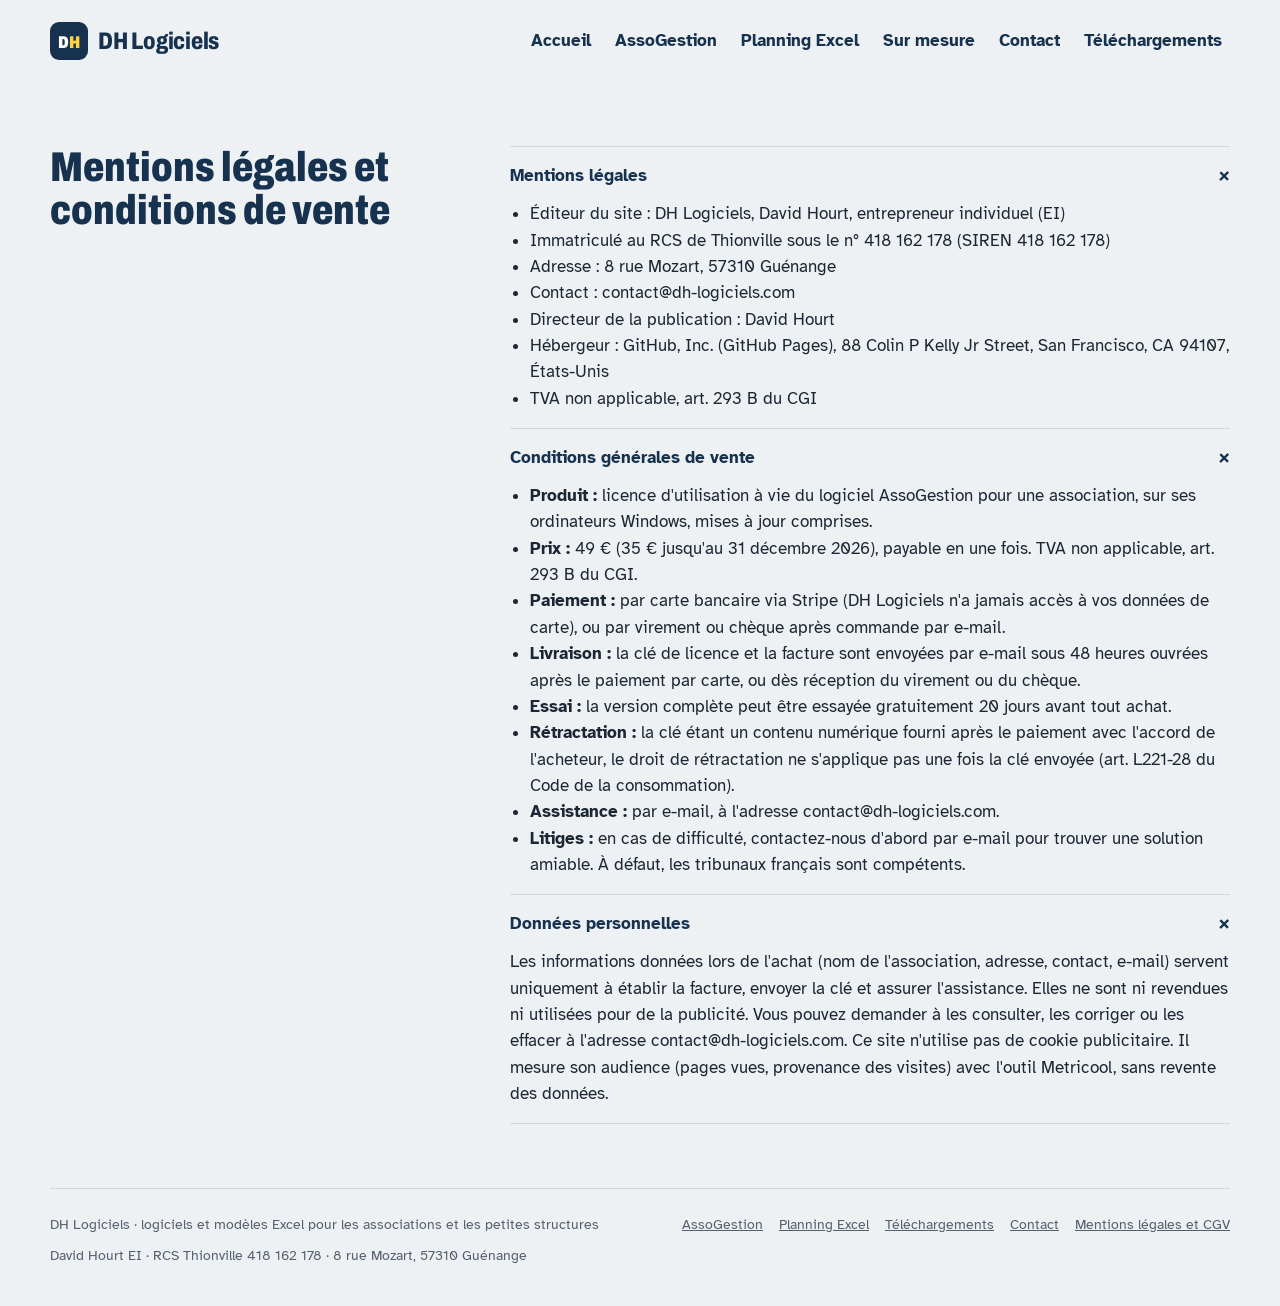
<file: mentions-legales/index.html>
<!DOCTYPE html>
<html lang="fr">
<head>
<meta charset="utf-8">
<meta name="viewport" content="width=device-width, initial-scale=1">
<title>Mentions légales et conditions de vente – DH Logiciels</title>
<meta name="description" content="Mentions légales, conditions générales de vente et données personnelles de DH Logiciels.">
<link rel="canonical" href="https://dh-logiciels.com/mentions-legales/">
<meta property="og:type" content="website">
<meta property="og:title" content="Mentions légales et conditions de vente – DH Logiciels">
<meta property="og:description" content="Mentions légales, conditions générales de vente et données personnelles de DH Logiciels.">
<meta property="og:url" content="https://dh-logiciels.com/mentions-legales/">
<meta property="og:image" content="https://dh-logiciels.com/img/og-accueil.png">
<meta property="og:image:width" content="1200">
<meta property="og:image:height" content="630">
<meta property="og:locale" content="fr_FR">
<meta property="og:site_name" content="DH Logiciels">
<meta name="twitter:card" content="summary_large_image">
<link rel="icon" href="/favicon.svg" type="image/svg+xml">
<link rel="icon" href="/img/icone-32.png" sizes="32x32" type="image/png">
<link rel="apple-touch-icon" href="/img/icone-180.png">
<meta name="theme-color" content="#17324f">
<script type="application/ld+json">
{
 "@context": "https://schema.org",
 "@graph": [
  {
   "@type": "BreadcrumbList",
   "itemListElement": [
    {
     "@type": "ListItem",
     "position": 1,
     "name": "Accueil",
     "item": "https://dh-logiciels.com/"
    },
    {
     "@type": "ListItem",
     "position": 2,
     "name": "Mentions légales",
     "item": "https://dh-logiciels.com/mentions-legales/"
    }
   ]
  }
 ]
}
</script>
<link rel="preconnect" href="https://fonts.googleapis.com">
<link rel="preconnect" href="https://fonts.gstatic.com" crossorigin>
<link href="https://fonts.googleapis.com/css2?family=Archivo:wdth,wght@75..100,500..900&family=Atkinson+Hyperlegible:ital,wght@0,400;0,700;1,400&display=swap" rel="stylesheet">
<link rel="stylesheet" href="/style.css">
<!-- Mesure d'audience Metricool (visites et provenance) -->
<script>
(function () {
  var s = document.createElement("script");
  s.src = "https://tracker.metricool.com/resources/be.js";
  s.async = true;
  s.onload = function () { if (window.beTracker) beTracker.t({ hash: "bbc43b5a9df070d1d9c0f58cc2f960aa" }); };
  document.head.appendChild(s);
})();
</script>
</head>
<body>
<header class="cadre entete">
  <a class="marque" href="/" aria-label="DH Logiciels, accueil">
    <svg width="38" height="38" viewBox="0 0 38 38" aria-hidden="true"><rect width="38" height="38" rx="9" fill="#17324f"/><text x="19" y="25.5" text-anchor="middle" font-family="Archivo, Arial Narrow, sans-serif" font-weight="900" font-size="17" fill="#fff">D<tspan fill="#ffd23f">H</tspan></text></svg>
    DH Logiciels
  </a>
  <nav aria-label="Menu">
    <a class="lien" href="/">Accueil</a>
    <a class="lien" href="/assogestion/">AssoGestion</a>
    <a class="lien" href="/planning-horaire-gratuit/">Planning Excel</a>
    <a class="lien" href="/#sur-mesure">Sur mesure</a>
    <a class="lien" href="/#contact">Contact</a>
    <a class="lien" href="/telechargements/">Téléchargements</a>
  </nav>
</header>

<main id="haut">
  <section class="cadre bloc deux" id="legal" style="border-top:0" aria-labelledby="titre-legal">
    <h2 class="section-titre" id="titre-legal">Mentions légales et conditions de vente</h2>
    <div>
      <details open>
        <summary>Mentions légales</summary>
        <ul>
          <li>Éditeur du site : DH Logiciels, David Hourt, entrepreneur individuel (EI)</li>
          <li>Immatriculé au RCS de Thionville sous le n° 418 162 178 (SIREN 418 162 178)</li>
          <li>Adresse : 8 rue Mozart, 57310 Guénange</li>
          <li>Contact : contact@dh-logiciels.com</li>
          <li>Directeur de la publication : David Hourt</li>
          <li>Hébergeur : GitHub, Inc. (GitHub Pages), 88 Colin P Kelly Jr Street, San Francisco, CA 94107, États-Unis</li>
          <li>TVA non applicable, art. 293 B du CGI</li>
        </ul>
      </details>
      <details open>
        <summary>Conditions générales de vente</summary>
        <ul>
          <li><b>Produit :</b> licence d'utilisation à vie du logiciel AssoGestion pour une association, sur ses ordinateurs Windows, mises à jour comprises.</li>
          <li><b>Prix :</b> 49 € (35 € jusqu'au 31 décembre 2026), payable en une fois. TVA non applicable, art. 293 B du CGI.</li>
          <li><b>Paiement :</b> par carte bancaire via Stripe (DH Logiciels n'a jamais accès à vos données de carte), ou par virement ou chèque après commande par e-mail.</li>
          <li><b>Livraison :</b> la clé de licence et la facture sont envoyées par e-mail sous 48 heures ouvrées après le paiement par carte, ou dès réception du virement ou du chèque.</li>
          <li><b>Essai :</b> la version complète peut être essayée gratuitement 20 jours avant tout achat.</li>
          <li><b>Rétractation :</b> la clé étant un contenu numérique fourni après le paiement avec l'accord de l'acheteur, le droit de rétractation ne s'applique pas une fois la clé envoyée (art. L221-28 du Code de la consommation).</li>
          <li><b>Assistance :</b> par e-mail, à l'adresse contact@dh-logiciels.com.</li>
          <li><b>Litiges :</b> en cas de difficulté, contactez-nous d'abord par e-mail pour trouver une solution amiable. À défaut, les tribunaux français sont compétents.</li>
        </ul>
      </details>
      <details open>
        <summary>Données personnelles</summary>
        <p>Les informations données lors de l'achat (nom de l'association, adresse, contact, e-mail) servent uniquement à établir la facture, envoyer la clé et assurer l'assistance. Elles ne sont ni revendues ni utilisées pour de la publicité. Vous pouvez demander à les consulter, les corriger ou les effacer à l'adresse contact@dh-logiciels.com. Ce site n'utilise pas de cookie publicitaire. Il mesure son audience (pages vues, provenance des visites) avec l'outil Metricool, sans revente des données.</p>
      </details>
    </div>
  </section>
</main>

<footer class="cadre">
  <span>DH Logiciels · logiciels et modèles Excel pour les associations et les petites structures</span>
  <nav aria-label="Pied de page"><a href="/assogestion/">AssoGestion</a><a href="/planning-horaire-gratuit/">Planning Excel</a><a href="/telechargements/">Téléchargements</a><a href="/#contact">Contact</a><a href="/mentions-legales/">Mentions légales et CGV</a></nav>
  <span>David Hourt EI · RCS Thionville 418 162 178 · 8 rue Mozart, 57310 Guénange</span>
</footer>
</body>
</html>
</file>
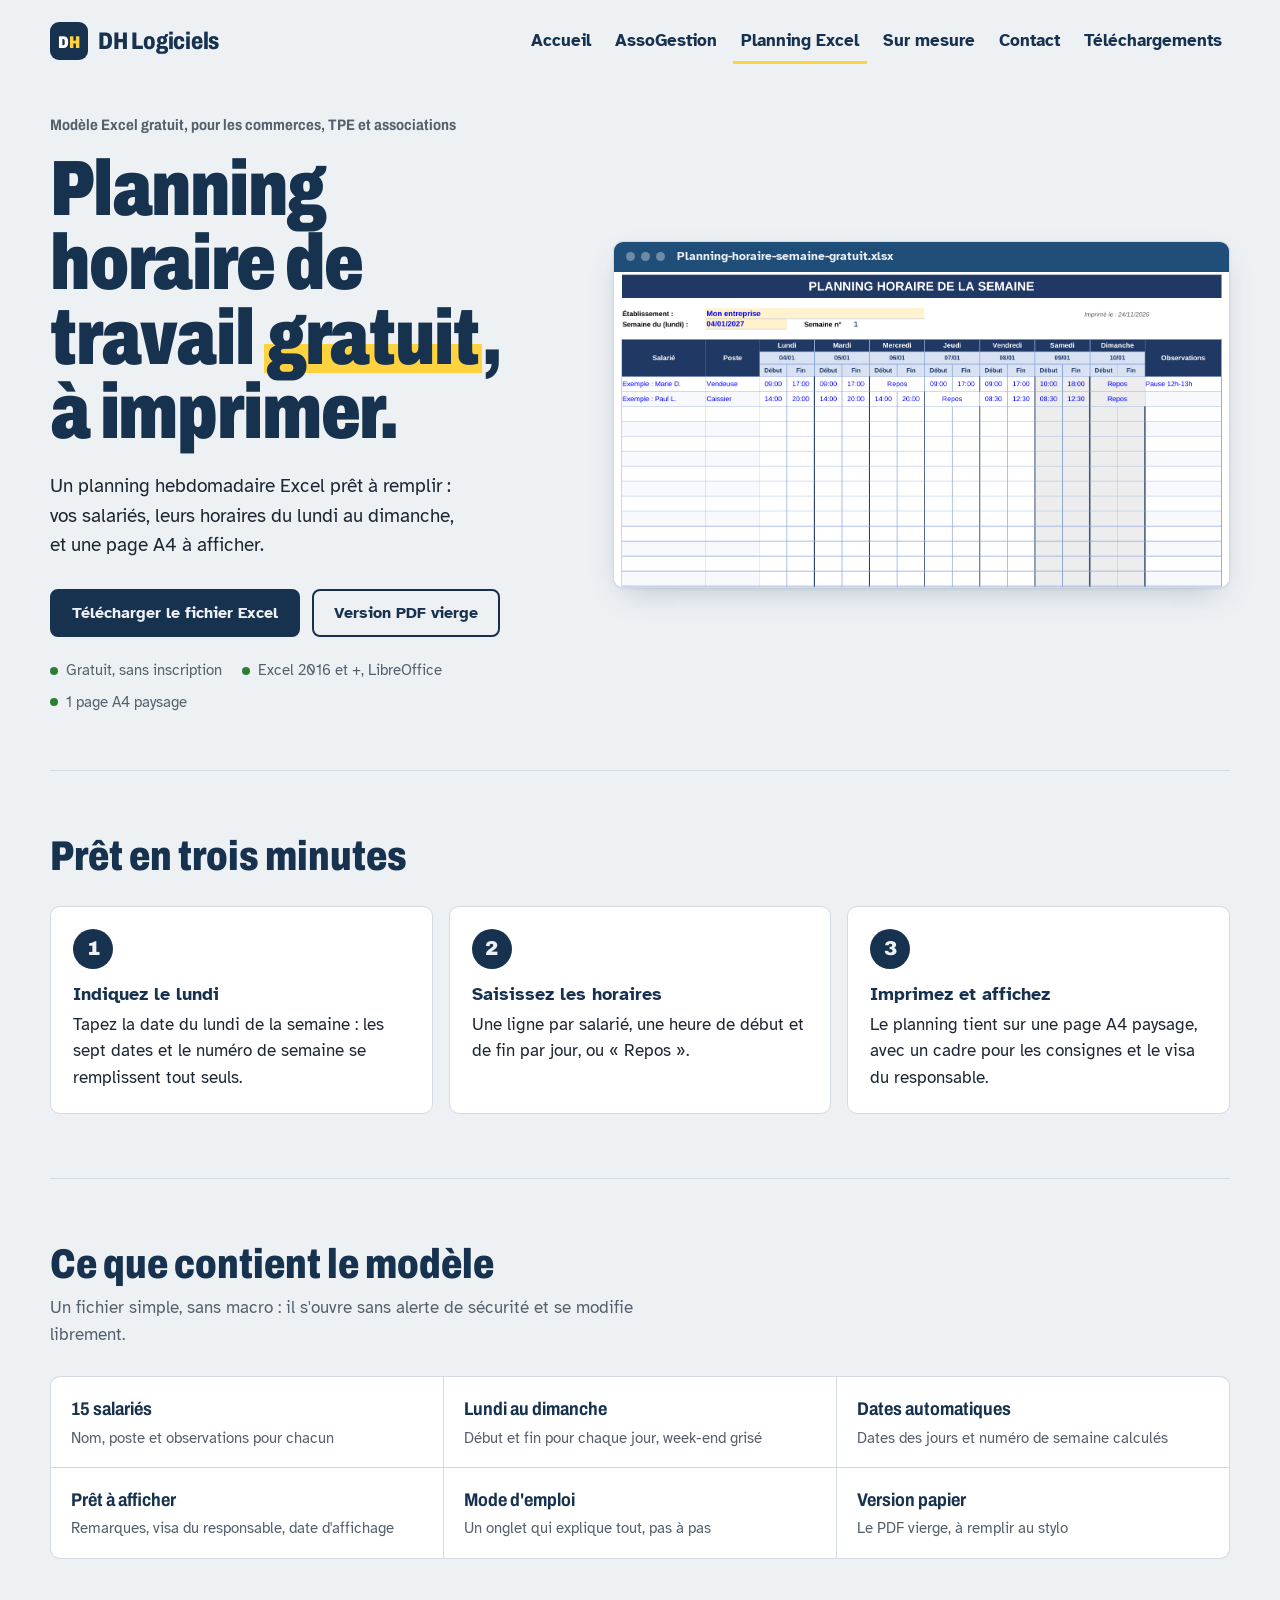
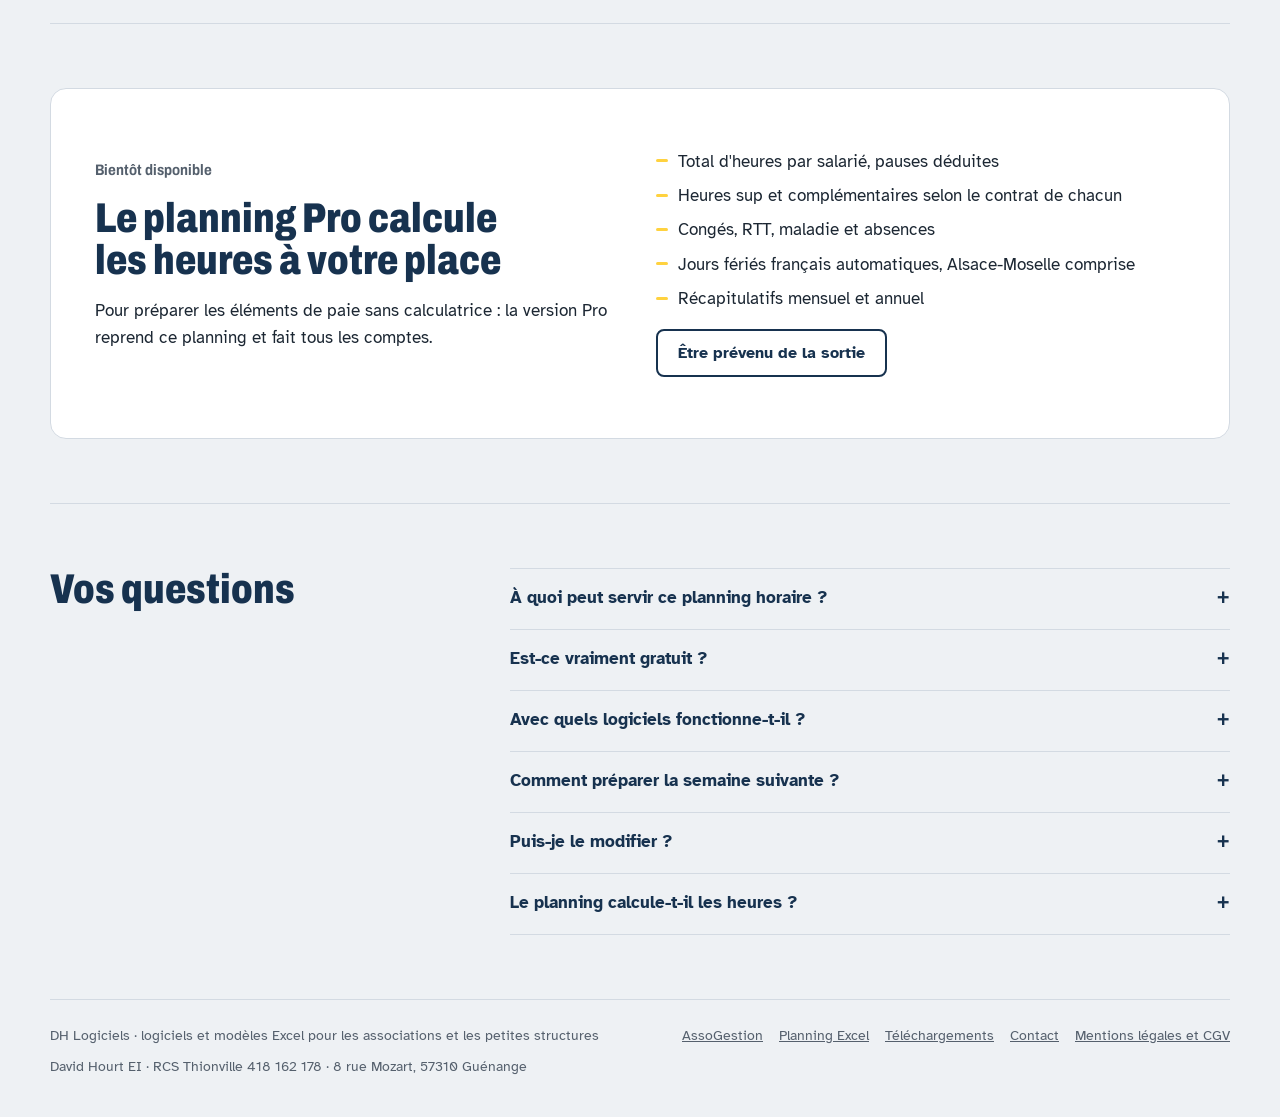
<file: planning-horaire-gratuit/index.html>
<!DOCTYPE html>
<html lang="fr">
<head>
<meta charset="utf-8">
<meta name="viewport" content="width=device-width, initial-scale=1">
<title>Planning horaire de travail gratuit Excel – semaine à imprimer | DH Logiciels</title>
<meta name="description" content="Téléchargez gratuitement un planning horaire de travail hebdomadaire sous Excel : jusqu'à 15 salariés, du lundi au dimanche, à imprimer sur une page A4. Sans inscription, sans macro. Version PDF vierge incluse.">
<link rel="canonical" href="https://dh-logiciels.com/planning-horaire-gratuit/">
<meta property="og:type" content="website">
<meta property="og:title" content="Planning horaire de travail gratuit Excel – semaine à imprimer | DH Logiciels">
<meta property="og:description" content="Téléchargez gratuitement un planning horaire de travail hebdomadaire sous Excel : jusqu'à 15 salariés, du lundi au dimanche, à imprimer sur une page A4. Sans inscription, sans macro. Version PDF vierge incluse.">
<meta property="og:url" content="https://dh-logiciels.com/planning-horaire-gratuit/">
<meta property="og:image" content="https://dh-logiciels.com/img/og-planning.png">
<meta property="og:image:width" content="1200">
<meta property="og:image:height" content="630">
<meta property="og:locale" content="fr_FR">
<meta property="og:site_name" content="DH Logiciels">
<meta name="twitter:card" content="summary_large_image">
<link rel="icon" href="/favicon.svg" type="image/svg+xml">
<link rel="icon" href="/img/icone-32.png" sizes="32x32" type="image/png">
<link rel="apple-touch-icon" href="/img/icone-180.png">
<meta name="theme-color" content="#17324f">
<script type="application/ld+json">
{
 "@context": "https://schema.org",
 "@graph": [
  {
   "@type": "BreadcrumbList",
   "itemListElement": [
    {
     "@type": "ListItem",
     "position": 1,
     "name": "Accueil",
     "item": "https://dh-logiciels.com/"
    },
    {
     "@type": "ListItem",
     "position": 2,
     "name": "Planning horaire gratuit",
     "item": "https://dh-logiciels.com/planning-horaire-gratuit/"
    }
   ]
  },
  {
   "@type": "SoftwareApplication",
   "name": "Planning horaire de travail hebdomadaire (modèle Excel gratuit)",
   "url": "https://dh-logiciels.com/planning-horaire-gratuit/",
   "applicationCategory": "BusinessApplication",
   "operatingSystem": "Windows, macOS (Excel 2016 et +, LibreOffice)",
   "inLanguage": "fr-FR",
   "description": "Modèle Excel gratuit de planning horaire hebdomadaire : jusqu'à 15 salariés, du lundi au dimanche, à imprimer sur une page A4.",
   "image": "https://dh-logiciels.com/img/planning-gratuit.png",
   "downloadUrl": "https://dh-logiciels.com/telechargements/Planning-horaire-semaine-gratuit.xlsx",
   "offers": {
    "@type": "Offer",
    "price": "0",
    "priceCurrency": "EUR"
   },
   "publisher": {
    "@id": "https://dh-logiciels.com/#organisation"
   }
  }
 ]
}
</script>
<link rel="preconnect" href="https://fonts.googleapis.com">
<link rel="preconnect" href="https://fonts.gstatic.com" crossorigin>
<link href="https://fonts.googleapis.com/css2?family=Archivo:wdth,wght@75..100,500..900&family=Atkinson+Hyperlegible:ital,wght@0,400;0,700;1,400&display=swap" rel="stylesheet">
<link rel="stylesheet" href="/style.css">
<style>.modules{grid-template-columns:repeat(3,minmax(0,1fr))}@media (max-width:760px){.modules{grid-template-columns:minmax(0,1fr)}}</style>
<!-- Mesure d'audience Metricool (visites et provenance) -->
<script>
(function () {
  var s = document.createElement("script");
  s.src = "https://tracker.metricool.com/resources/be.js";
  s.async = true;
  s.onload = function () { if (window.beTracker) beTracker.t({ hash: "bbc43b5a9df070d1d9c0f58cc2f960aa" }); };
  document.head.appendChild(s);
})();
</script>
</head>
<body>
<header class="cadre entete">
  <a class="marque" href="/" aria-label="DH Logiciels, accueil">
    <svg width="38" height="38" viewBox="0 0 38 38" aria-hidden="true"><rect width="38" height="38" rx="9" fill="#17324f"/><text x="19" y="25.5" text-anchor="middle" font-family="Archivo, Arial Narrow, sans-serif" font-weight="900" font-size="17" fill="#fff">D<tspan fill="#ffd23f">H</tspan></text></svg>
    DH Logiciels
  </a>
  <nav aria-label="Menu">
    <a class="lien" href="/">Accueil</a>
    <a class="lien" href="/assogestion/">AssoGestion</a>
    <a class="lien" href="/planning-horaire-gratuit/" aria-current="page">Planning Excel</a>
    <a class="lien" href="/#sur-mesure">Sur mesure</a>
    <a class="lien" href="/#contact">Contact</a>
    <a class="lien" href="/telechargements/">Téléchargements</a>
  </nav>
</header>

<main id="haut">
  <section class="cadre ouverture">
    <div>
      <p class="surtitre">Modèle Excel gratuit, pour les commerces, TPE et associations</p>
      <h1>Planning horaire de travail <mark>gratuit</mark>, à imprimer.</h1>
      <p class="chapeau">Un planning hebdomadaire Excel prêt à remplir : vos salariés, leurs horaires du lundi au dimanche, et une page A4 à afficher.</p>
      <div class="actions">
        <a class="bouton plein" href="/telechargements/Planning-horaire-semaine-gratuit.xlsx" download>Télécharger le fichier Excel</a>
        <a class="bouton" href="/telechargements/Planning-horaire-semaine-vierge.pdf" download>Version PDF vierge</a>
      </div>
      <ul class="garanties">
        <li>Gratuit, sans inscription</li>
        <li>Excel 2016 et +, LibreOffice</li>
        <li>1 page A4 paysage</li>
      </ul>
    </div>
    <div>
      <figure class="fenetre">
        <div class="barre"><i></i><i></i><i></i><span>Planning-horaire-semaine-gratuit.xlsx</span></div>
        <img src="/img/planning-gratuit.png" width="1561" height="800" alt="Aperçu du planning horaire hebdomadaire : une ligne par salarié, heures de début et de fin pour chaque jour du lundi au dimanche, week-end grisé.">
      </figure>
    </div>
  </section>

  <section class="cadre bloc etapes" aria-labelledby="titre-etapes">
    <h2 class="section-titre" id="titre-etapes">Prêt en trois minutes</h2>
    <ol>
      <li><b>Indiquez le lundi</b>Tapez la date du lundi de la semaine : les sept dates et le numéro de semaine se remplissent tout seuls.</li>
      <li><b>Saisissez les horaires</b>Une ligne par salarié, une heure de début et de fin par jour, ou « Repos ».</li>
      <li><b>Imprimez et affichez</b>Le planning tient sur une page A4 paysage, avec un cadre pour les consignes et le visa du responsable.</li>
    </ol>
  </section>

  <section class="cadre bloc" aria-labelledby="titre-contenu">
    <h2 class="section-titre" id="titre-contenu">Ce que contient le modèle</h2>
    <p class="intro">Un fichier simple, sans macro : il s'ouvre sans alerte de sécurité et se modifie librement.</p>
    <div class="modules">
      <div class="module"><b>15 salariés</b><span>Nom, poste et observations pour chacun</span></div>
      <div class="module"><b>Lundi au dimanche</b><span>Début et fin pour chaque jour, week-end grisé</span></div>
      <div class="module"><b>Dates automatiques</b><span>Dates des jours et numéro de semaine calculés</span></div>
      <div class="module"><b>Prêt à afficher</b><span>Remarques, visa du responsable, date d'affichage</span></div>
      <div class="module"><b>Mode d'emploi</b><span>Un onglet qui explique tout, pas à pas</span></div>
      <div class="module"><b>Version papier</b><span>Le PDF vierge, à remplir au stylo</span></div>
    </div>
  </section>

  <section class="cadre bloc" id="pro" aria-labelledby="titre-pro">
    <div class="mesure">
      <div>
        <p class="surtitre">Bientôt disponible</p>
        <h2 class="section-titre" id="titre-pro">Le planning Pro calcule les heures à votre place</h2>
        <p>Pour préparer les éléments de paie sans calculatrice : la version Pro reprend ce planning et fait tous les comptes.</p>
      </div>
      <div>
        <ul class="puces">
          <li>Total d'heures par salarié, pauses déduites</li>
          <li>Heures sup et complémentaires selon le contrat de chacun</li>
          <li>Congés, RTT, maladie et absences</li>
          <li>Jours fériés français automatiques, Alsace-Moselle comprise</li>
          <li>Récapitulatifs mensuel et annuel</li>
        </ul>
        <p><a class="bouton" href="mailto:contact@dh-logiciels.com?subject=Planning%20Pro%20-%20me%20pr%C3%A9venir%20de%20la%20sortie">Être prévenu de la sortie</a></p>
      </div>
    </div>
  </section>

  <section class="cadre bloc deux" aria-labelledby="titre-questions">
    <h2 class="section-titre" id="titre-questions">Vos questions</h2>
    <div>
      <details>
        <summary>À quoi peut servir ce planning horaire ?</summary>
        <p>C'est un planning hebdomadaire du personnel : planning de travail des employés d'un commerce, d'un restaurant, d'une boulangerie ou d'un cabinet, emploi du temps d'une équipe, planning de roulement ou de permanences, planning des bénévoles d'une association. Une ligne par personne, une colonne par jour, du lundi au dimanche.</p>
      </details>
      <details>
        <summary>Est-ce vraiment gratuit ?</summary>
        <p>Oui. Le fichier se télécharge directement, sans inscription ni adresse e-mail. Vous pouvez l'utiliser dans votre entreprise ou votre association autant que vous voulez.</p>
      </details>
      <details>
        <summary>Avec quels logiciels fonctionne-t-il ?</summary>
        <p>Excel 2016 et les versions plus récentes, Microsoft 365, ainsi que LibreOffice Calc, gratuit. Le fichier ne contient aucune macro. Si vous n'avez aucun tableur, prenez la version PDF vierge et remplissez-la à la main.</p>
      </details>
      <details>
        <summary>Comment préparer la semaine suivante ?</summary>
        <p>Changez seulement la date du lundi : les dates se mettent à jour. Modifiez les horaires qui changent, puis imprimez. Pour garder un historique, enregistrez une copie du fichier par semaine.</p>
      </details>
      <details>
        <summary>Puis-je le modifier ?</summary>
        <p>Oui : couleurs, colonnes, nombre de lignes, tout est modifiable. Pour un outil adapté à votre organisation, DH Logiciels réalise aussi des <a href="/#sur-mesure">fichiers Excel sur mesure</a>.</p>
      </details>
      <details>
        <summary>Le planning calcule-t-il les heures ?</summary>
        <p>Non, ce modèle gratuit sert à organiser et afficher les horaires. Le calcul des heures, des heures supplémentaires et des absences sera dans la <a href="#pro">version Pro</a>.</p>
      </details>
    </div>
  </section>
</main>

<footer class="cadre">
  <span>DH Logiciels · logiciels et modèles Excel pour les associations et les petites structures</span>
  <nav aria-label="Pied de page"><a href="/assogestion/">AssoGestion</a><a href="/planning-horaire-gratuit/">Planning Excel</a><a href="/telechargements/">Téléchargements</a><a href="/#contact">Contact</a><a href="/mentions-legales/">Mentions légales et CGV</a></nav>
  <span>David Hourt EI · RCS Thionville 418 162 178 · 8 rue Mozart, 57310 Guénange</span>
</footer>
</body>
</html>
</file>
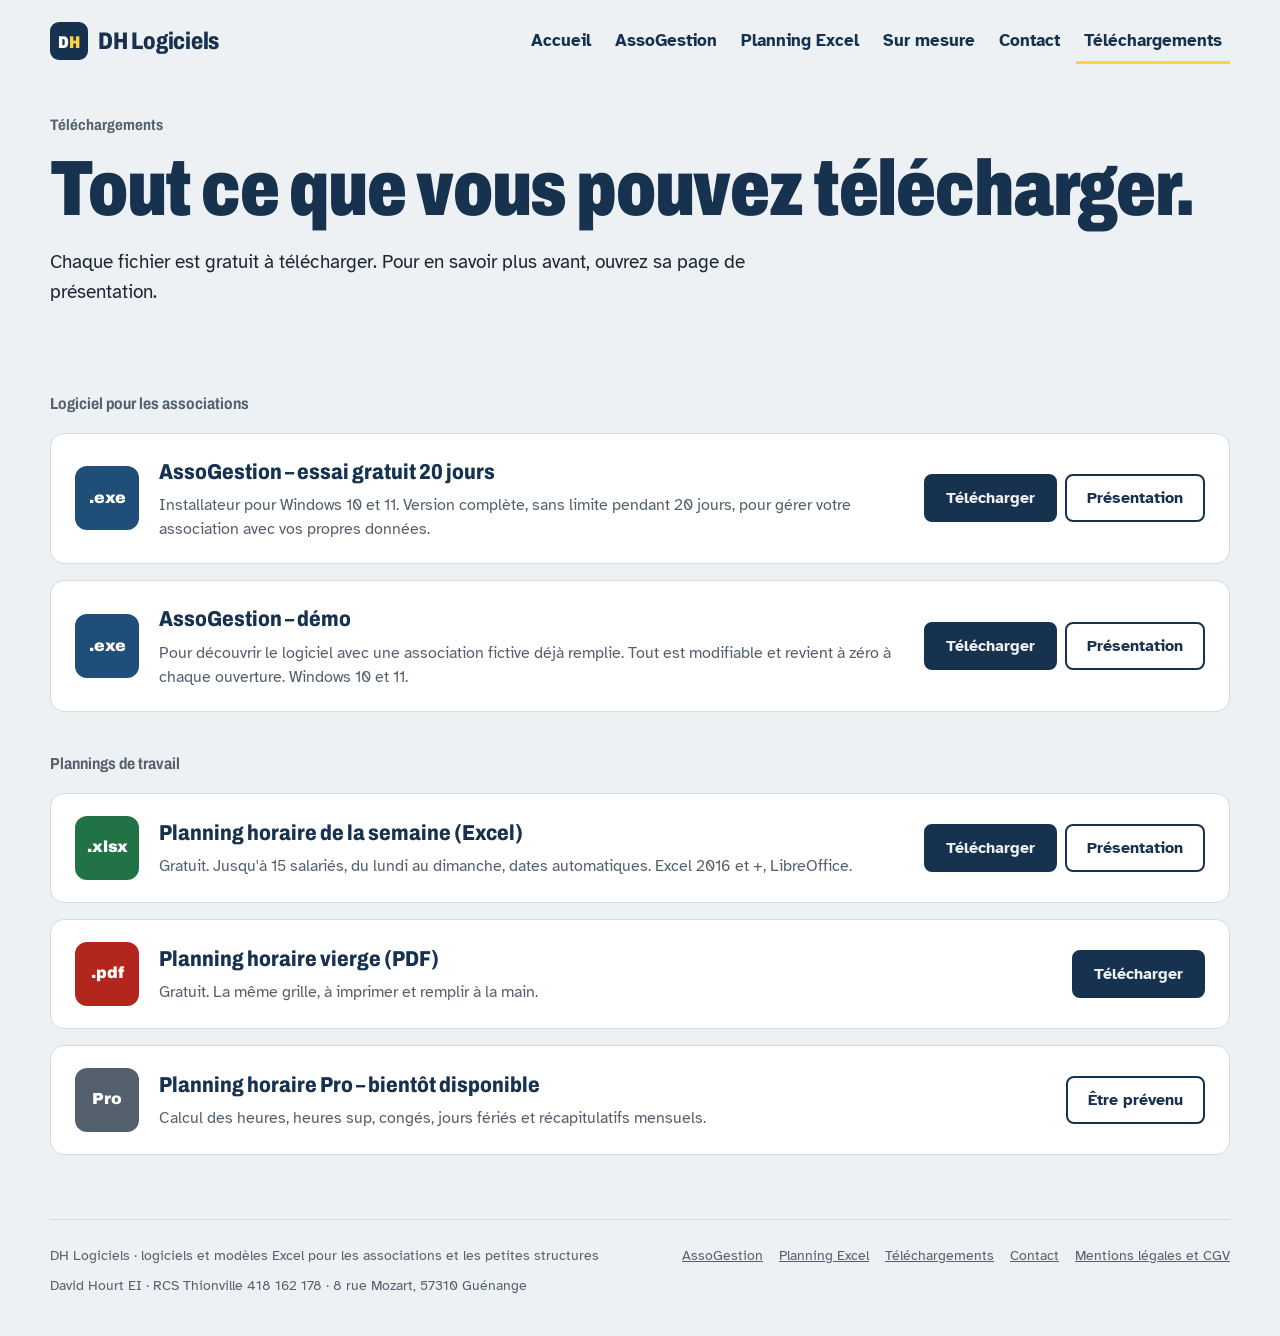
<file: telechargements/index.html>
<!DOCTYPE html>
<html lang="fr">
<head>
<meta charset="utf-8">
<meta name="viewport" content="width=device-width, initial-scale=1">
<title>Téléchargements – DH Logiciels</title>
<meta name="description" content="Tous les téléchargements DH Logiciels : essai gratuit d'AssoGestion, planning horaire Excel gratuit, planning PDF vierge.">
<link rel="canonical" href="https://dh-logiciels.com/telechargements/">
<meta property="og:type" content="website">
<meta property="og:title" content="Téléchargements – DH Logiciels">
<meta property="og:description" content="Tous les téléchargements DH Logiciels : essai gratuit d'AssoGestion, planning horaire Excel gratuit, planning PDF vierge.">
<meta property="og:url" content="https://dh-logiciels.com/telechargements/">
<meta property="og:image" content="https://dh-logiciels.com/img/og-accueil.png">
<meta property="og:image:width" content="1200">
<meta property="og:image:height" content="630">
<meta property="og:locale" content="fr_FR">
<meta property="og:site_name" content="DH Logiciels">
<meta name="twitter:card" content="summary_large_image">
<link rel="icon" href="/favicon.svg" type="image/svg+xml">
<link rel="icon" href="/img/icone-32.png" sizes="32x32" type="image/png">
<link rel="apple-touch-icon" href="/img/icone-180.png">
<meta name="theme-color" content="#17324f">
<script type="application/ld+json">
{
 "@context": "https://schema.org",
 "@graph": [
  {
   "@type": "BreadcrumbList",
   "itemListElement": [
    {
     "@type": "ListItem",
     "position": 1,
     "name": "Accueil",
     "item": "https://dh-logiciels.com/"
    },
    {
     "@type": "ListItem",
     "position": 2,
     "name": "Téléchargements",
     "item": "https://dh-logiciels.com/telechargements/"
    }
   ]
  }
 ]
}
</script>
<link rel="preconnect" href="https://fonts.googleapis.com">
<link rel="preconnect" href="https://fonts.gstatic.com" crossorigin>
<link href="https://fonts.googleapis.com/css2?family=Archivo:wdth,wght@75..100,500..900&family=Atkinson+Hyperlegible:ital,wght@0,400;0,700;1,400&display=swap" rel="stylesheet">
<link rel="stylesheet" href="/style.css">
<!-- Mesure d'audience Metricool (visites et provenance) -->
<script>
(function () {
  var s = document.createElement("script");
  s.src = "https://tracker.metricool.com/resources/be.js";
  s.async = true;
  s.onload = function () { if (window.beTracker) beTracker.t({ hash: "bbc43b5a9df070d1d9c0f58cc2f960aa" }); };
  document.head.appendChild(s);
})();
</script>
</head>
<body>
<header class="cadre entete">
  <a class="marque" href="/" aria-label="DH Logiciels, accueil">
    <svg width="38" height="38" viewBox="0 0 38 38" aria-hidden="true"><rect width="38" height="38" rx="9" fill="#17324f"/><text x="19" y="25.5" text-anchor="middle" font-family="Archivo, Arial Narrow, sans-serif" font-weight="900" font-size="17" fill="#fff">D<tspan fill="#ffd23f">H</tspan></text></svg>
    DH Logiciels
  </a>
  <nav aria-label="Menu">
    <a class="lien" href="/">Accueil</a>
    <a class="lien" href="/assogestion/">AssoGestion</a>
    <a class="lien" href="/planning-horaire-gratuit/">Planning Excel</a>
    <a class="lien" href="/#sur-mesure">Sur mesure</a>
    <a class="lien" href="/#contact">Contact</a>
    <a class="lien" href="/telechargements/" aria-current="page">Téléchargements</a>
  </nav>
</header>

<main id="haut">
  <section class="cadre page-titre">
    <p class="surtitre">Téléchargements</p>
    <h1>Tout ce que vous pouvez télécharger.</h1>
    <p class="chapeau">Chaque fichier est gratuit à télécharger. Pour en savoir plus avant, ouvrez sa page de présentation.</p>
  </section>

  <section class="cadre telechargements" aria-label="Fichiers à télécharger">
    <p class="groupe-titre">Logiciel pour les associations</p>
    <article class="telech">
      <div class="type exe" aria-hidden="true">.exe</div>
      <div>
        <h2>AssoGestion – essai gratuit 20 jours</h2>
        <p>Installateur pour Windows 10 et 11. Version complète, sans limite pendant 20 jours, pour gérer votre association avec vos propres données.</p>
      </div>
      <div class="actions-telech">
        <a class="bouton plein" href="https://github.com/David57310/AssoGestion/releases/download/v1.1/Installer-AssoGestion-V1.1.exe">Télécharger</a>
        <a class="bouton" href="/assogestion/">Présentation</a>
      </div>
    </article>
    <article class="telech">
      <div class="type exe" aria-hidden="true">.exe</div>
      <div>
        <h2>AssoGestion – démo</h2>
        <p>Pour découvrir le logiciel avec une association fictive déjà remplie. Tout est modifiable et revient à zéro à chaque ouverture. Windows 10 et 11.</p>
      </div>
      <div class="actions-telech">
        <a class="bouton plein" href="https://github.com/David57310/AssoGestion/releases/download/v1.1/Installer-AssoGestion-Demo.exe">Télécharger</a>
        <a class="bouton" href="/assogestion/">Présentation</a>
      </div>
    </article>

    <p class="groupe-titre">Plannings de travail</p>
    <article class="telech">
      <div class="type xlsx" aria-hidden="true">.xlsx</div>
      <div>
        <h2>Planning horaire de la semaine (Excel)</h2>
        <p>Gratuit. Jusqu'à 15 salariés, du lundi au dimanche, dates automatiques. Excel 2016 et +, LibreOffice.</p>
      </div>
      <div class="actions-telech">
        <a class="bouton plein" href="/telechargements/Planning-horaire-semaine-gratuit.xlsx" download>Télécharger</a>
        <a class="bouton" href="/planning-horaire-gratuit/">Présentation</a>
      </div>
    </article>
    <article class="telech">
      <div class="type pdf" aria-hidden="true">.pdf</div>
      <div>
        <h2>Planning horaire vierge (PDF)</h2>
        <p>Gratuit. La même grille, à imprimer et remplir à la main.</p>
      </div>
      <div class="actions-telech">
        <a class="bouton plein" href="/telechargements/Planning-horaire-semaine-vierge.pdf" download>Télécharger</a>
      </div>
    </article>
    <article class="telech">
      <div class="type bientot" aria-hidden="true">Pro</div>
      <div>
        <h2>Planning horaire Pro – bientôt disponible</h2>
        <p>Calcul des heures, heures sup, congés, jours fériés et récapitulatifs mensuels.</p>
      </div>
      <div class="actions-telech">
        <a class="bouton" href="mailto:contact@dh-logiciels.com?subject=Planning%20Pro%20-%20me%20pr%C3%A9venir%20de%20la%20sortie">Être prévenu</a>
      </div>
    </article>
  </section>
</main>

<footer class="cadre">
  <span>DH Logiciels · logiciels et modèles Excel pour les associations et les petites structures</span>
  <nav aria-label="Pied de page"><a href="/assogestion/">AssoGestion</a><a href="/planning-horaire-gratuit/">Planning Excel</a><a href="/telechargements/">Téléchargements</a><a href="/#contact">Contact</a><a href="/mentions-legales/">Mentions légales et CGV</a></nav>
  <span>David Hourt EI · RCS Thionville 418 162 178 · 8 rue Mozart, 57310 Guénange</span>
</footer>
</body>
</html>
</file>
<file: style.css>
/* VOICE : affiche d'association, directe et chaleureuse, signée par un petit éditeur local.
   IDEA : l'affiche du comité des fêtes, avec le prix traité comme un ticket de tombola.
   PICTURE : captures du vrai logiciel dans des fenêtres Windows, en alternance.
   COLOUR and TYPE : encre bleu ardoise sur papier gris froid, accent jaune ticket ; Archivo condensé + Atkinson Hyperlegible.
   LAYOUT : site complet de DH Logiciels : en-tête, AssoGestion, achat, sur mesure, contact, mentions légales. */
:root {
  --papier: #eef1f4; --carte: #ffffff; --encre: #17324f; --texte: #1c2733; --doux: #55606d;
  --ligne: #d3dae2; --signal: #ffd23f; --signal-encre: #3a2c00; --ok: #2e7d32;
  --affiche: "Archivo", "Arial Narrow", "Roboto Condensed", sans-serif;
  --lecture: "Atkinson Hyperlegible", "Segoe UI", system-ui, sans-serif;
  --rayon: 10px;
  --ombre: 0 1px 2px rgba(23, 50, 79, .08), 0 12px 32px -12px rgba(23, 50, 79, .28);
  color-scheme: light;
}
@media (prefers-color-scheme: dark) {
  :root:not([data-theme="light"]) {
    --papier: #0f1822; --carte: #16222f; --encre: #e8eef5; --texte: #dde4ec; --doux: #9aa7b5;
    --ligne: #2a3a4b; --signal: #ffd23f; --signal-encre: #2a2000; --ok: #66bb6a;
    --ombre: 0 1px 2px rgba(0, 0, 0, .3), 0 16px 40px -14px rgba(0, 0, 0, .7); color-scheme: dark;
  }
}
:root[data-theme="dark"] {
  --papier: #0f1822; --carte: #16222f; --encre: #e8eef5; --texte: #dde4ec; --doux: #9aa7b5;
  --ligne: #2a3a4b; --signal: #ffd23f; --signal-encre: #2a2000; --ok: #66bb6a;
  --ombre: 0 1px 2px rgba(0, 0, 0, .3), 0 16px 40px -14px rgba(0, 0, 0, .7); color-scheme: dark;
}
* { box-sizing: border-box; min-width: 0; }
html { -webkit-text-size-adjust: 100%; scroll-padding-top: 24px; }
body { margin: 0; background: var(--papier); color: var(--texte); font-family: var(--lecture); font-size: 1.0625rem; line-height: 1.55; overflow-x: clip; }
img { max-width: 100%; height: auto; display: block; }
a { color: inherit; }
:focus-visible { outline: 3px solid var(--signal); outline-offset: 3px; border-radius: 4px; }
.cadre { width: min(1180px, 100% - 32px); margin-inline: auto; }

/* En-tête */
.entete { display: flex; align-items: center; justify-content: space-between; gap: 16px; padding-block: 18px; flex-wrap: wrap; }
.marque { font-family: var(--affiche); font-stretch: 80%; font-weight: 800; font-size: 1.5rem; letter-spacing: -.01em; color: var(--encre); text-decoration: none; display: flex; align-items: center; gap: 10px; }
.marque svg { flex: none; }
.entete nav { display: flex; gap: 8px; flex-wrap: wrap; align-items: center; }
.entete nav .lien { text-decoration: none; font-weight: 700; color: var(--encre); padding: 10px 8px; }
.entete nav .lien:hover { text-decoration: underline; }

.bouton { display: inline-flex; align-items: center; justify-content: center; gap: 8px; font: 700 1rem/1 var(--lecture); padding: 14px 20px; min-height: 44px; border-radius: 8px; text-decoration: none; border: 2px solid var(--encre); color: var(--encre); background: transparent; transition: transform .15s ease; cursor: pointer; }
.bouton:hover { transform: translateY(-1px); }
.bouton.plein { background: var(--encre); color: var(--papier); }
.bouton.jaune { background: var(--signal); border-color: var(--signal); color: var(--signal-encre); }
.bouton.fonce { background: var(--signal-encre); border-color: var(--signal-encre); color: var(--signal); }
.bouton.petit { padding: 10px 14px; font-size: .95rem; }

/* Ouverture */
.ouverture { display: grid; grid-template-columns: minmax(0, 5fr) minmax(0, 6fr); gap: 48px; align-items: center; padding-block: 32px 56px; }
.surtitre { font-family: var(--affiche); font-stretch: 85%; font-weight: 700; font-size: .95rem; color: var(--doux); margin: 0 0 14px; }
h1, h2, h3 { font-family: var(--affiche); color: var(--encre); text-wrap: balance; margin: 0; }
h1 { font-stretch: 75%; font-weight: 900; line-height: .95; letter-spacing: -.015em; font-size: clamp(2.6rem, 6.2vw, 4.9rem); }
h1 mark { background: linear-gradient(transparent 58%, var(--signal) 58%, var(--signal) 92%, transparent 92%); color: inherit; padding-inline: .04em; }
.chapeau { font-size: 1.2rem; max-width: 34ch; margin: 22px 0 28px; }
.actions { display: flex; gap: 12px; flex-wrap: wrap; }
.garanties { display: flex; flex-wrap: wrap; gap: 8px 20px; margin: 22px 0 0; padding: 0; list-style: none; color: var(--doux); font-size: .95rem; }
.garanties li { display: flex; align-items: center; gap: 8px; }
.garanties li::before { content: ""; width: 8px; height: 8px; border-radius: 50%; background: var(--ok); flex: none; }
.vitrine { position: relative; padding-bottom: 12%; }
.fenetre { background: var(--carte); border-radius: var(--rayon); box-shadow: var(--ombre); border: 1px solid var(--ligne); overflow: hidden; margin: 0; }
.fenetre .barre { height: 30px; display: flex; align-items: center; gap: 6px; padding-inline: 12px; background: #1f4e79; color: #fff; font-size: .78rem; font-weight: 700; }
.fenetre .barre i { width: 9px; height: 9px; border-radius: 50%; background: rgba(255,255,255,.35); }
.fenetre .barre span { margin-left: 6px; opacity: .9; }
.vitrine .principale { width: 86%; }
.vitrine .secondaire { position: absolute; right: 0; bottom: 0; width: 62%; animation: glisse .9s cubic-bezier(.2, .7, .2, 1) .2s both; }
@keyframes glisse { from { transform: translate(18px, 18px); } to { transform: none; } }

/* Ticket d'achat */
.offre { padding-block: 8px 64px; }
.ticket { --trou: 18px; display: grid; grid-template-columns: minmax(0, 1fr) auto; align-items: stretch; background: var(--signal); color: var(--signal-encre); border-radius: 14px;
  -webkit-mask: radial-gradient(circle var(--trou) at 0 50%, #0000 98%, #000) left / 51% 100% no-repeat, radial-gradient(circle var(--trou) at 100% 50%, #0000 98%, #000) right / 51% 100% no-repeat;
  mask: radial-gradient(circle var(--trou) at 0 50%, #0000 98%, #000) left / 51% 100% no-repeat, radial-gradient(circle var(--trou) at 100% 50%, #0000 98%, #000) right / 51% 100% no-repeat; }
.ticket .corps { padding: 28px 36px 28px 44px; display: grid; gap: 8px; }
.ticket .talon { padding: 28px 44px 28px 36px; border-left: 3px dashed rgba(58, 44, 0, .45); display: grid; align-content: center; justify-items: center; text-align: center; gap: 6px; }
.ticket .numero { font-family: var(--affiche); font-stretch: 80%; font-weight: 700; font-size: .9rem; }
.ticket h2 { color: var(--signal-encre); font-stretch: 78%; font-weight: 900; font-size: clamp(1.7rem, 3.6vw, 2.5rem); line-height: 1; }
.ticket p { margin: 0; max-width: 54ch; }
.ticket .mention { font-size: .9rem; opacity: .85; }
.prix { font-family: var(--affiche); font-stretch: 75%; font-weight: 900; line-height: .9; font-size: clamp(3.6rem, 8vw, 5.6rem); font-variant-numeric: tabular-nums; white-space: nowrap; }
.prix small { font-size: .45em; }
.barre-prix { text-decoration: line-through; text-decoration-thickness: 2px; opacity: .75; font-weight: 700; }
.etat-achat { font-size: .92rem; min-height: 1.4em; margin: 0; max-width: 24ch; }

/* Commande par virement ou chèque */
.choix-autre { background: none; border: 0; padding: 6px 0; color: var(--signal-encre); font: 700 .95rem/1.3 var(--lecture); text-decoration: underline; text-underline-offset: 3px; cursor: pointer; min-height: 44px; }
.commande { margin-top: 20px; background: var(--carte); border: 1px solid var(--ligne); border-radius: 14px; padding: clamp(20px, 4vw, 36px); }
.commande[hidden] { display: none; }
.commande h3 { font-stretch: 80%; font-weight: 850; font-size: clamp(1.4rem, 2.6vw, 1.9rem); }
.commande .aide { color: var(--doux); margin: 8px 0 20px; max-width: 64ch; }
.formulaire { display: grid; grid-template-columns: minmax(0, 1fr) minmax(0, 1fr); gap: 14px 20px; }
.formulaire .large { grid-column: 1 / -1; }
.formulaire label { display: grid; gap: 6px; font-weight: 700; color: var(--encre); font-size: .95rem; }
.formulaire label span { font-weight: 400; color: var(--doux); }
.formulaire input, .formulaire textarea, .formulaire select { font: 16px/1.4 var(--lecture); padding: 10px 12px; min-height: 44px; border: 1px solid var(--ligne); border-radius: 8px; background: var(--papier); color: var(--texte); width: 100%; }
.formulaire textarea { min-height: 76px; resize: vertical; }
.formulaire .actions-commande { display: flex; flex-wrap: wrap; gap: 10px; align-items: center; }
.erreur-commande { color: #b3261e; font-weight: 700; min-height: 1.4em; margin: 0; }
.apercu { white-space: pre-wrap; background: var(--papier); border: 1px solid var(--ligne); border-radius: 8px; padding: 14px; font-size: .92rem; margin: 0; }
.apercu[hidden] { display: none; }
@media (max-width: 600px) { .formulaire { grid-template-columns: minmax(0, 1fr); } }

/* Fonctions */
.fonctions { display: grid; gap: 72px; padding-block: 24px 72px; }
.fonction { display: grid; grid-template-columns: minmax(0, 4fr) minmax(0, 7fr); gap: 48px; align-items: center; }
.fonction:nth-child(even) { grid-template-columns: minmax(0, 7fr) minmax(0, 4fr); }
.fonction:nth-child(even) .texte { order: 2; }
.texte .etiquette { display: inline-block; font-family: var(--affiche); font-stretch: 85%; font-weight: 700; font-size: .95rem; color: var(--doux); margin-bottom: 10px; }
.texte h2, .section-titre { font-stretch: 78%; font-weight: 850; font-size: clamp(1.8rem, 3.4vw, 2.6rem); line-height: 1.02; }
.texte p { margin: 14px 0 0; max-width: 46ch; }
.texte ul, .puces { margin: 16px 0 0; padding: 0; list-style: none; display: grid; gap: 8px; }
.texte li, .puces li { padding-left: 22px; position: relative; }
.texte li::before, .puces li::before { content: ""; position: absolute; left: 0; top: .62em; width: 12px; height: 3px; background: var(--signal); border-radius: 2px; }
.duo { display: grid; grid-template-columns: minmax(0, 1fr) minmax(0, 1fr); gap: 16px; align-items: start; }

.bloc { padding-block: 64px; border-top: 1px solid var(--ligne); }
.intro { color: var(--doux); margin: 10px 0 28px; max-width: 60ch; }
.modules { display: grid; grid-template-columns: repeat(auto-fill, minmax(240px, 1fr)); gap: 1px; background: var(--ligne); border: 1px solid var(--ligne); border-radius: var(--rayon); overflow: hidden; }
.module { background: var(--carte); padding: 18px 20px; display: grid; gap: 4px; }
.module b { font-family: var(--affiche); font-stretch: 85%; font-size: 1.15rem; color: var(--encre); }
.module span { color: var(--doux); font-size: .95rem; line-height: 1.4; }

.calcul { display: grid; grid-template-columns: minmax(0, 1fr) minmax(0, 1fr); gap: 48px; }
.calcul p { max-width: 48ch; }
.colonnes { display: grid; grid-template-columns: 1fr 1fr; gap: 12px; align-self: center; }
.colonne { background: var(--carte); border: 1px solid var(--ligne); border-radius: var(--rayon); padding: 20px; }
.colonne.nous { border: 2px solid var(--encre); }
.colonne .qui { font-weight: 700; color: var(--doux); font-size: .9rem; }
.colonne .montant { font-family: var(--affiche); font-stretch: 78%; font-weight: 900; font-size: 2.6rem; color: var(--encre); line-height: 1.05; font-variant-numeric: tabular-nums; white-space: nowrap; }
.colonne .detail { font-size: .92rem; color: var(--doux); }

.etapes ol { list-style: none; margin: 28px 0 0; padding: 0; display: grid; grid-template-columns: repeat(3, minmax(0, 1fr)); gap: 16px; counter-reset: etape; }
.etapes li { counter-increment: etape; background: var(--carte); border: 1px solid var(--ligne); border-radius: var(--rayon); padding: 22px; }
.etapes li::before { content: counter(etape); display: grid; place-items: center; width: 40px; height: 40px; border-radius: 50%; background: var(--encre); color: var(--papier); font-family: var(--affiche); font-weight: 900; font-size: 1.25rem; margin-bottom: 12px; }
.etapes li b { display: block; font-size: 1.1rem; color: var(--encre); margin-bottom: 4px; }

.deux { display: grid; grid-template-columns: minmax(0, 4fr) minmax(0, 7fr); gap: 48px; }
details { border-bottom: 1px solid var(--ligne); padding-block: 16px; }
details:first-of-type { border-top: 1px solid var(--ligne); }
summary { cursor: pointer; font-weight: 700; color: var(--encre); list-style: none; display: flex; justify-content: space-between; gap: 16px; min-height: 28px; }
summary::-webkit-details-marker { display: none; }
summary::after { content: "+"; font-family: var(--affiche); font-size: 1.4rem; line-height: 1; transition: transform .2s ease; }
details[open] summary::after { transform: rotate(45deg); }
details p, details li { max-width: 66ch; }
details p { margin: 10px 0 0; }
details ul { margin: 10px 0 0; padding-left: 20px; }
.a-completer { background: var(--signal); color: var(--signal-encre); padding: 0 .3em; border-radius: 3px; font-weight: 700; }

/* Sur mesure */
.mesure { background: var(--carte); border: 1px solid var(--ligne); border-radius: 16px; padding: clamp(24px, 4vw, 44px); display: grid; grid-template-columns: minmax(0, 1fr) minmax(0, 1fr); gap: 32px; align-items: center; }
.mesure p { max-width: 52ch; }

/* Contact */
.contact .boite { background: var(--encre); color: var(--papier); border-radius: 16px; padding: clamp(28px, 5vw, 56px); display: grid; grid-template-columns: minmax(0, 1fr) auto; gap: 32px; align-items: center; }
.contact h2 { color: var(--papier); }
.contact p { margin: 12px 0 0; max-width: 52ch; opacity: .9; }
.adresse { font-family: var(--affiche); font-stretch: 85%; font-weight: 700; font-size: clamp(1.2rem, 2.4vw, 1.6rem); overflow-wrap: anywhere; }
.contact .liens { display: grid; gap: 10px; justify-items: start; }
.contact .bouton { border-color: var(--papier); color: var(--papier); }
.contact .bouton.jaune { color: var(--signal-encre); border-color: var(--signal); }
.copie { font-size: .9rem; min-height: 1.4em; opacity: .85; }
.aide-install { font-size: .95em; margin-top: 18px; max-width: 46ch; opacity: .9; }
.sur-mobile { display: none; font-size: .95em; margin-top: 14px; }
@media (pointer: coarse) and (max-width: 860px) { .sur-mobile { display: block; } }

footer { padding-block: 24px 40px; color: var(--doux); font-size: .9rem; display: flex; flex-wrap: wrap; gap: 8px 24px; justify-content: space-between; border-top: 1px solid var(--ligne); }
footer a { color: var(--doux); }

@media (max-width: 860px) {
  .ouverture, .fonction, .fonction:nth-child(even), .calcul, .deux, .contact .boite, .mesure { grid-template-columns: minmax(0, 1fr); gap: 28px; }
  .fonction:nth-child(even) .texte { order: 0; }
  .ouverture { padding-top: 8px; }
  .etapes ol { grid-template-columns: minmax(0, 1fr); }
  .fonctions { gap: 56px; }
}
@media (max-width: 600px) {
  .entete nav .lien { display: none; }
  .ticket { grid-template-columns: minmax(0, 1fr); -webkit-mask: none; mask: none; }
  .ticket .corps { padding: 26px 26px 14px; }
  .ticket .talon { border-left: 0; border-top: 3px dashed rgba(58, 44, 0, .45); padding: 16px 26px 26px; justify-items: start; text-align: left; }
  .colonnes, .duo { grid-template-columns: minmax(0, 1fr); }
  .actions .bouton, .ticket .bouton { width: 100%; }
  .vitrine { padding-bottom: 18%; }
}
@media (prefers-reduced-motion: reduce) { *, *::before, *::after { animation: none !important; transition: none !important; } }

/* ===== Ajouts multi-pages ===== */
.entete nav .lien[aria-current="page"] { box-shadow: inset 0 -3px 0 var(--signal); }
.offres { display: grid; grid-template-columns: repeat(3, minmax(0, 1fr)); gap: 20px; padding-block: 8px 64px; }
.offre-carte { background: var(--carte); border: 1px solid var(--ligne); border-radius: 16px; overflow: hidden; display: grid; grid-template-rows: auto 1fr; box-shadow: var(--ombre); }
.offre-carte .visuel { aspect-ratio: 16 / 9; background: var(--papier); border-bottom: 1px solid var(--ligne); overflow: hidden; display: grid; place-items: center; }
.offre-carte .visuel img { width: 100%; height: 100%; object-fit: cover; object-position: top left; }
.offre-carte .visuel.icone { background: var(--encre); }
.offre-carte .contenu { padding: 22px 24px 24px; display: grid; gap: 10px; align-content: start; }
.offre-carte h2 { font-stretch: 80%; font-weight: 850; font-size: 1.7rem; line-height: 1.05; }
.offre-carte p { margin: 0; color: var(--texte); }
.offre-carte .pour { font-family: var(--affiche); font-stretch: 85%; font-weight: 700; font-size: .95rem; color: var(--doux); }
.offre-carte .prix-ligne { font-weight: 700; color: var(--encre); }
.offre-carte .bas { display: flex; flex-wrap: wrap; gap: 10px; margin-top: 6px; }
.pastille { display: inline-block; background: var(--signal); color: var(--signal-encre); font-weight: 700; font-size: .85rem; padding: 2px 10px; border-radius: 999px; }
.atouts { display: grid; grid-template-columns: repeat(3, minmax(0, 1fr)); gap: 16px; margin-top: 24px; }
.atout { background: var(--carte); border: 1px solid var(--ligne); border-radius: var(--rayon); padding: 22px; }
.atout b { display: block; font-family: var(--affiche); font-stretch: 85%; font-size: 1.2rem; color: var(--encre); margin-bottom: 6px; }
.atout span { color: var(--doux); }
.accueil-ouverture { padding-block: 40px 40px; max-width: 820px; }
.accueil-ouverture .chapeau { max-width: 52ch; }
.telechargements { display: grid; gap: 16px; padding-block: 8px 64px; }
.telech { background: var(--carte); border: 1px solid var(--ligne); border-radius: 14px; padding: 22px 24px; display: grid; grid-template-columns: 64px minmax(0, 1fr) auto; gap: 20px; align-items: center; }
.telech .type { width: 64px; height: 64px; border-radius: 12px; display: grid; place-items: center; font-family: var(--affiche); font-weight: 900; font-size: 1rem; color: #fff; }
.telech .type.exe { background: #1f4e79; } .telech .type.xlsx { background: #217346; } .telech .type.pdf { background: #b3261e; } .telech .type.bientot { background: var(--doux); }
.telech h2 { font-stretch: 85%; font-weight: 800; font-size: 1.35rem; }
.telech p { margin: 4px 0 0; color: var(--doux); font-size: .97rem; }
.telech .actions-telech { display: flex; flex-wrap: wrap; gap: 8px; justify-content: flex-end; }
.groupe-titre { font-family: var(--affiche); font-stretch: 85%; font-weight: 700; color: var(--doux); margin: 24px 0 0; font-size: 1rem; }
.page-titre { padding-block: 32px 24px; }
.page-titre .chapeau { max-width: 60ch; }
footer nav { display: flex; flex-wrap: wrap; gap: 6px 16px; }
@media (max-width: 860px) {
  .offres, .atouts { grid-template-columns: minmax(0, 1fr); }
  .telech { grid-template-columns: 52px minmax(0, 1fr); }
  .telech .type { width: 52px; height: 52px; font-size: .85rem; }
  .telech .actions-telech { grid-column: 1 / -1; justify-content: flex-start; }
}
@media (max-width: 600px) {
  .entete { gap: 8px; padding-bottom: 6px; }
  .entete nav { width: 100%; flex-wrap: wrap; gap: 0 4px; margin-inline: -8px; }
  .entete nav::-webkit-scrollbar { display: none; }
  .entete nav .lien { display: inline-flex; flex: none; white-space: nowrap; padding: 10px 8px; }
  .entete nav .bouton { display: none; }
}
</file>
